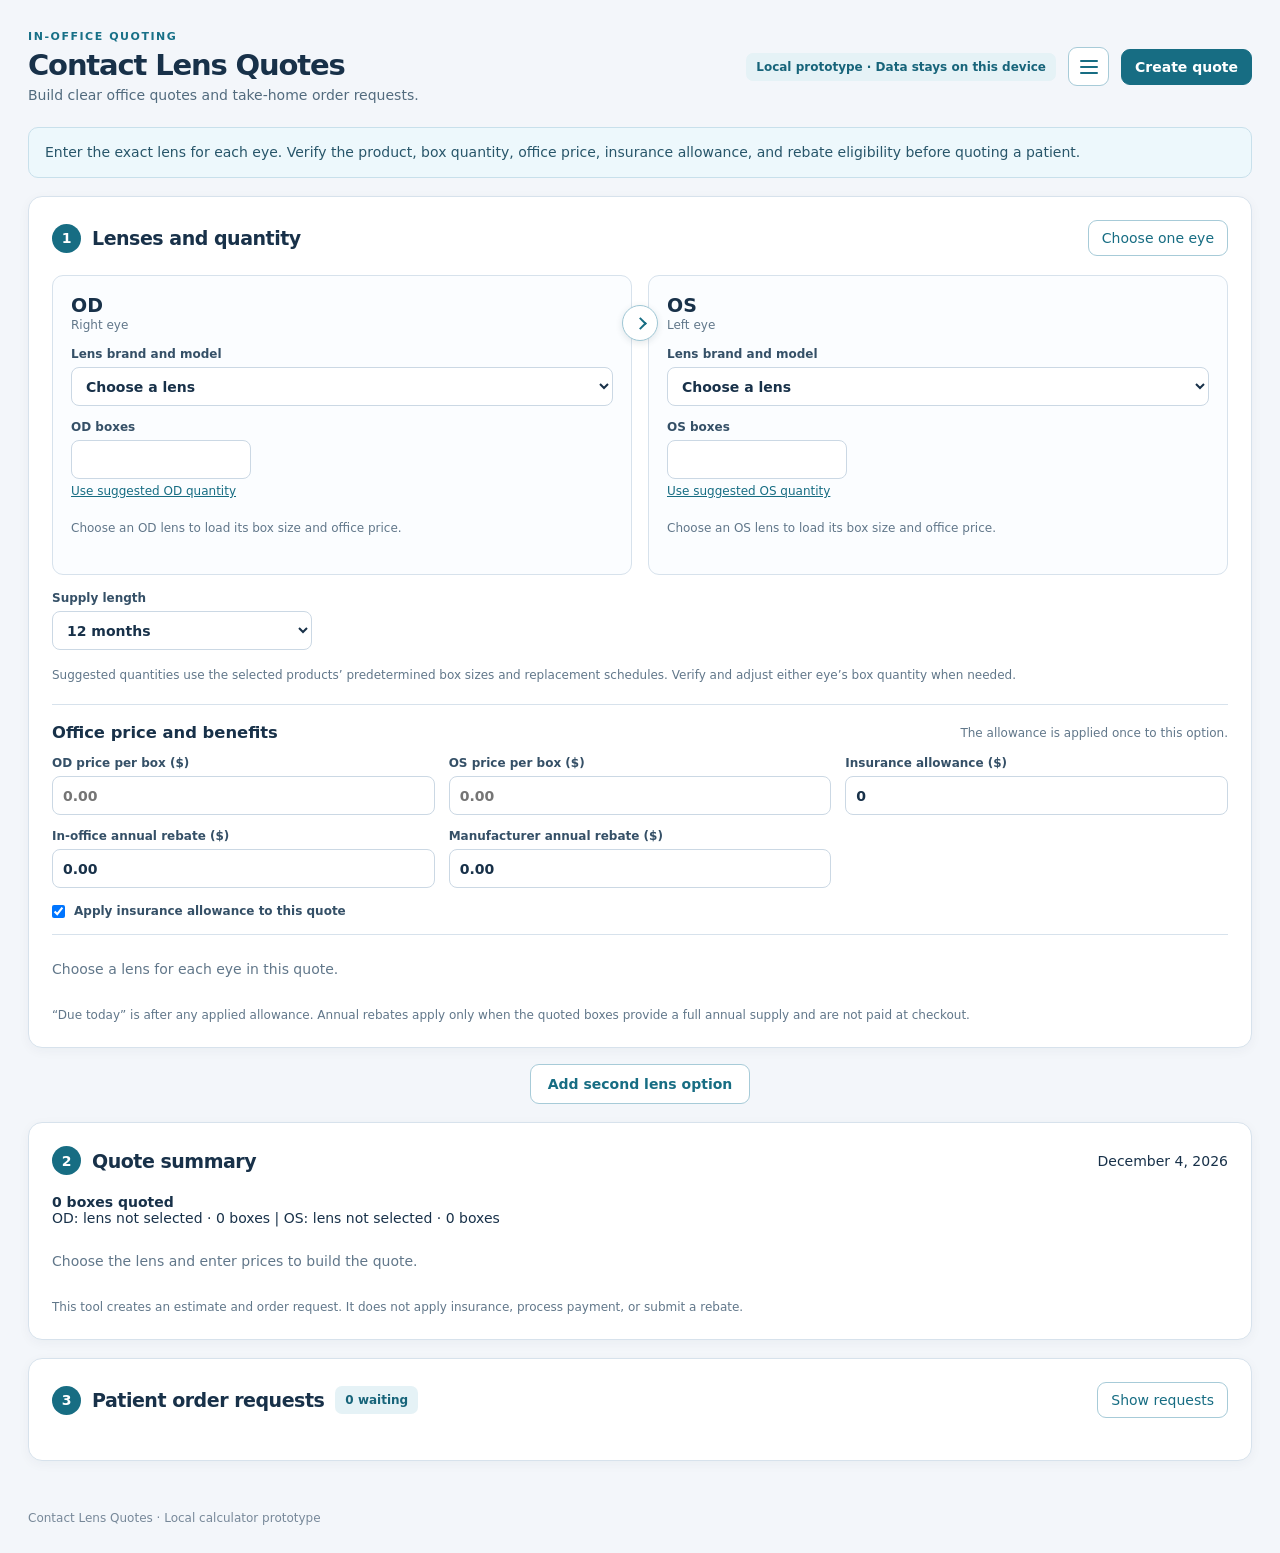
<file: index.html>
<!doctype html>
<html lang="en">
<head>
  <meta charset="utf-8">
  <meta name="viewport" content="width=device-width, initial-scale=1">
  <title>Contact Lens Quotes</title>
  <link rel="stylesheet" href="styles.css?v=20260927-2">
  <script src="quote-core.js?v=20260927-2" defer></script>
  <script src="catalog.js?v=20260926-3" defer></script>
  <script src="app.js?v=20260927-11" defer></script>
</head>
<body>
  <div class="shell">
    <header class="topbar">
      <div><div class="eyebrow">IN-OFFICE QUOTING</div><h1>Contact Lens Quotes</h1><p>Build clear office quotes and take-home order requests.</p></div>
      <div class="top-actions">
        <span class="status">Local prototype · Data stays on this device</span>
        <div class="header-menu">
          <button id="settings-menu-button" type="button" class="secondary icon-menu-button" aria-label="Menu" title="Menu" aria-expanded="false" aria-controls="settings-menu"><span class="hamburger" aria-hidden="true"><span></span><span></span><span></span></span></button>
          <div id="settings-menu" class="header-menu-panel" hidden>
            <a class="menu-item" href="rebates.html">Manage rebates</a>
          </div>
        </div>
        <div class="quote-actions">
          <button id="create-quote" type="button" class="menu-button" aria-expanded="false" aria-controls="quote-delivery">Create quote</button>
          <div id="quote-delivery" class="quote-delivery" hidden>
            <button id="patient-order" type="button">Open take-home quote</button>
            <button id="email" type="button">Email quote</button>
            <button id="print" type="button">Print quote</button>
          </div>
        </div>
      </div>
    </header>
    <main>
      <div class="intro">Enter the exact lens for each eye. Verify the product, box quantity, office price, insurance allowance, and rebate eligibility before quoting a patient.</div>

      <section class="panel" aria-labelledby="lens-heading">
        <div class="section-head"><div><span class="step">1</span><h2 id="lens-heading">Lenses and quantity</h2></div><div class="section-tools"><button id="show-eye-choice" type="button" class="secondary">Choose one eye</button></div></div>
        <div id="eye-choice" class="eye-choice" hidden><label>Eyes in this quote<select id="eye-mode"><option value="both">Both eyes</option><option value="od">OD only</option><option value="os">OS only</option></select></label></div>
        <div class="eye-grid">
          <article class="eye-card" data-eye-card="od">
            <div class="eye-head"><div><h3>OD</h3><span>Right eye</span></div></div>
            <label>Lens brand and model<select id="product-od"><option value="">Choose a lens</option></select></label>
            <label class="box-field">OD boxes<input id="boxes-od" type="number" min="0" max="100" step="1"></label>
            <button class="text-button" type="button" data-reset-boxes="od">Use suggested OD quantity</button>
            <p class="fine price-source" id="price-source-od">Choose an OD lens to load its box size and office price.</p>
          </article>
          <button id="copy-od" type="button" class="copy-eye" aria-label="Copy OD to OS" title="Copy OD to OS"><span aria-hidden="true">›</span></button>
          <article class="eye-card" data-eye-card="os">
            <div class="eye-head"><div><h3>OS</h3><span>Left eye</span></div></div>
            <label>Lens brand and model<select id="product-os"><option value="">Choose a lens</option></select></label>
            <label class="box-field">OS boxes<input id="boxes-os" type="number" min="0" max="100" step="1"></label>
            <button class="text-button" type="button" data-reset-boxes="os">Use suggested OS quantity</button>
            <p class="fine price-source" id="price-source-os">Choose an OS lens to load its box size and office price.</p>
          </article>
        </div>
        <div class="supply-choice"><label>Supply length<select id="supply-months"><option value="6">6 months</option><option value="12" selected>12 months</option></select></label></div>
        <p class="fine">Suggested quantities use the selected products’ predetermined box sizes and replacement schedules. Verify and adjust either eye’s box quantity when needed.</p>
        <div class="alternative-prices primary-prices" aria-labelledby="office-heading">
          <div class="embedded-heading"><h3 id="office-heading">Office price and benefits</h3><span class="hint">The allowance is applied once to this option.</span></div>
          <div class="fields fields-three">
            <label>OD price per box ($)<input id="office-price-od" type="number" min="0" step="0.01" inputmode="decimal" placeholder="0.00"></label>
            <label>OS price per box ($)<input id="office-price-os" type="number" min="0" step="0.01" inputmode="decimal" placeholder="0.00"></label>
            <label>Insurance allowance ($)<input id="allowance" type="number" min="0" step="0.01" inputmode="decimal" value="0"></label>
            <label>In-office annual rebate ($)<input id="rebate" type="number" min="0" step="0.01" inputmode="decimal" value="0" readonly></label>
            <label>Manufacturer annual rebate ($)<input id="manufacturer-rebate" type="number" min="0" step="0.01" inputmode="decimal" value="0" readonly></label>
          </div>
          <label class="toggle"><input id="apply-allowance" type="checkbox" checked> Apply insurance allowance to this quote</label>
          <div class="totals" id="office-total" aria-live="polite"></div>
          <p class="fine">“Due today” is after any applied allowance. Annual rebates apply only when the quoted boxes provide a full annual supply and are not paid at checkout.</p>
        </div>
      </section>

      <div class="option-actions"><button id="add-alternative" type="button" class="secondary">Add second lens option</button></div>

      <section class="panel alternative-panel" id="alternative-quote" aria-labelledby="alternative-heading" hidden>
        <div class="section-head"><div><span class="step">1B</span><h2 id="alternative-heading">Second lens option</h2><span class="pill">Alternative quote</span></div><div class="section-tools"><button id="copy-option-a" type="button" class="secondary">Copy Option A lenses</button><button id="alt-show-eye-choice" type="button" class="secondary">Choose one eye</button><button id="remove-alternative" type="button">Hide second option</button></div></div>
        <p class="alternative-intro">Use this for a different lens type, such as comparing daily lenses with monthly lenses. This option is calculated separately and does not add to Option A.</p>
        <div id="alt-eye-choice" class="eye-choice" hidden><label>Eyes in this option<select id="alt-eye-mode"><option value="both">Both eyes</option><option value="od">OD only</option><option value="os">OS only</option></select></label></div>
        <div class="eye-grid">
          <article class="eye-card" data-alt-eye-card="od">
            <div class="eye-head"><div><h3>OD</h3><span>Right eye</span></div></div>
            <label>Lens brand and model<select id="alt-product-od"><option value="">Choose a lens</option></select></label>
            <label class="box-field">OD boxes<input id="alt-boxes-od" type="number" min="0" max="100" step="1"></label>
            <button class="text-button" type="button" data-alt-reset-boxes="od">Use suggested OD quantity</button>
            <p class="fine price-source" id="alt-price-source-od">Choose an OD lens to load its box size and office price.</p>
          </article>
          <button id="alt-copy-od" type="button" class="copy-eye" aria-label="Copy OD to OS" title="Copy OD to OS"><span aria-hidden="true">›</span></button>
          <article class="eye-card" data-alt-eye-card="os">
            <div class="eye-head"><div><h3>OS</h3><span>Left eye</span></div></div>
            <label>Lens brand and model<select id="alt-product-os"><option value="">Choose a lens</option></select></label>
            <label class="box-field">OS boxes<input id="alt-boxes-os" type="number" min="0" max="100" step="1"></label>
            <button class="text-button" type="button" data-alt-reset-boxes="os">Use suggested OS quantity</button>
            <p class="fine price-source" id="alt-price-source-os">Choose an OS lens to load its box size and office price.</p>
          </article>
        </div>
        <div class="supply-choice"><label>Supply length<select id="alt-supply-months"><option value="6">6 months</option><option value="12" selected>12 months</option></select></label></div>
        <div class="alternative-prices">
          <h3>Office price and benefits</h3>
          <div class="fields fields-three">
            <label>OD price per box ($)<input id="alt-office-price-od" type="number" min="0" step="0.01" inputmode="decimal" placeholder="0.00"></label>
            <label>OS price per box ($)<input id="alt-office-price-os" type="number" min="0" step="0.01" inputmode="decimal" placeholder="0.00"></label>
            <label>In-office annual rebate ($)<input id="alt-rebate" type="number" value="0" readonly></label>
            <label>Manufacturer annual rebate ($)<input id="alt-manufacturer-rebate" type="number" value="0" readonly></label>
          </div>
          <p class="fine">Uses the insurance allowance entered in Option A when that allowance is enabled. Benefits are applied independently to each alternative.</p>
          <div class="totals" id="alt-office-total" aria-live="polite"></div>
        </div>
      </section>

      <section class="panel quote-summary" aria-labelledby="summary-heading">
        <div class="section-head"><div><span class="step">2</span><h2 id="summary-heading">Quote summary</h2></div><span id="quote-date"></span></div>
        <div id="summary"></div>
        <p class="fine">This tool creates an estimate and order request. It does not apply insurance, process payment, or submit a rebate.</p>
      </section>

      <section class="panel request-inbox" aria-labelledby="request-inbox-heading">
        <div class="section-head"><div><span class="step">3</span><h2 id="request-inbox-heading">Patient order requests</h2><span id="request-count" class="pill">0 waiting</span></div><button id="toggle-request-inbox" type="button" class="secondary" aria-expanded="false" aria-controls="request-inbox-content">Show requests</button></div>
        <div id="request-inbox-content" hidden>
          <p class="hint">Requests submitted through the take-home page appear here for staff verification. In this prototype, they are stored only in this browser.</p>
          <div id="request-list" class="request-list"></div>
        </div>
      </section>
    </main>
    <footer>Contact Lens Quotes · Local calculator prototype</footer>
  </div>
</body>
</html>
</file>
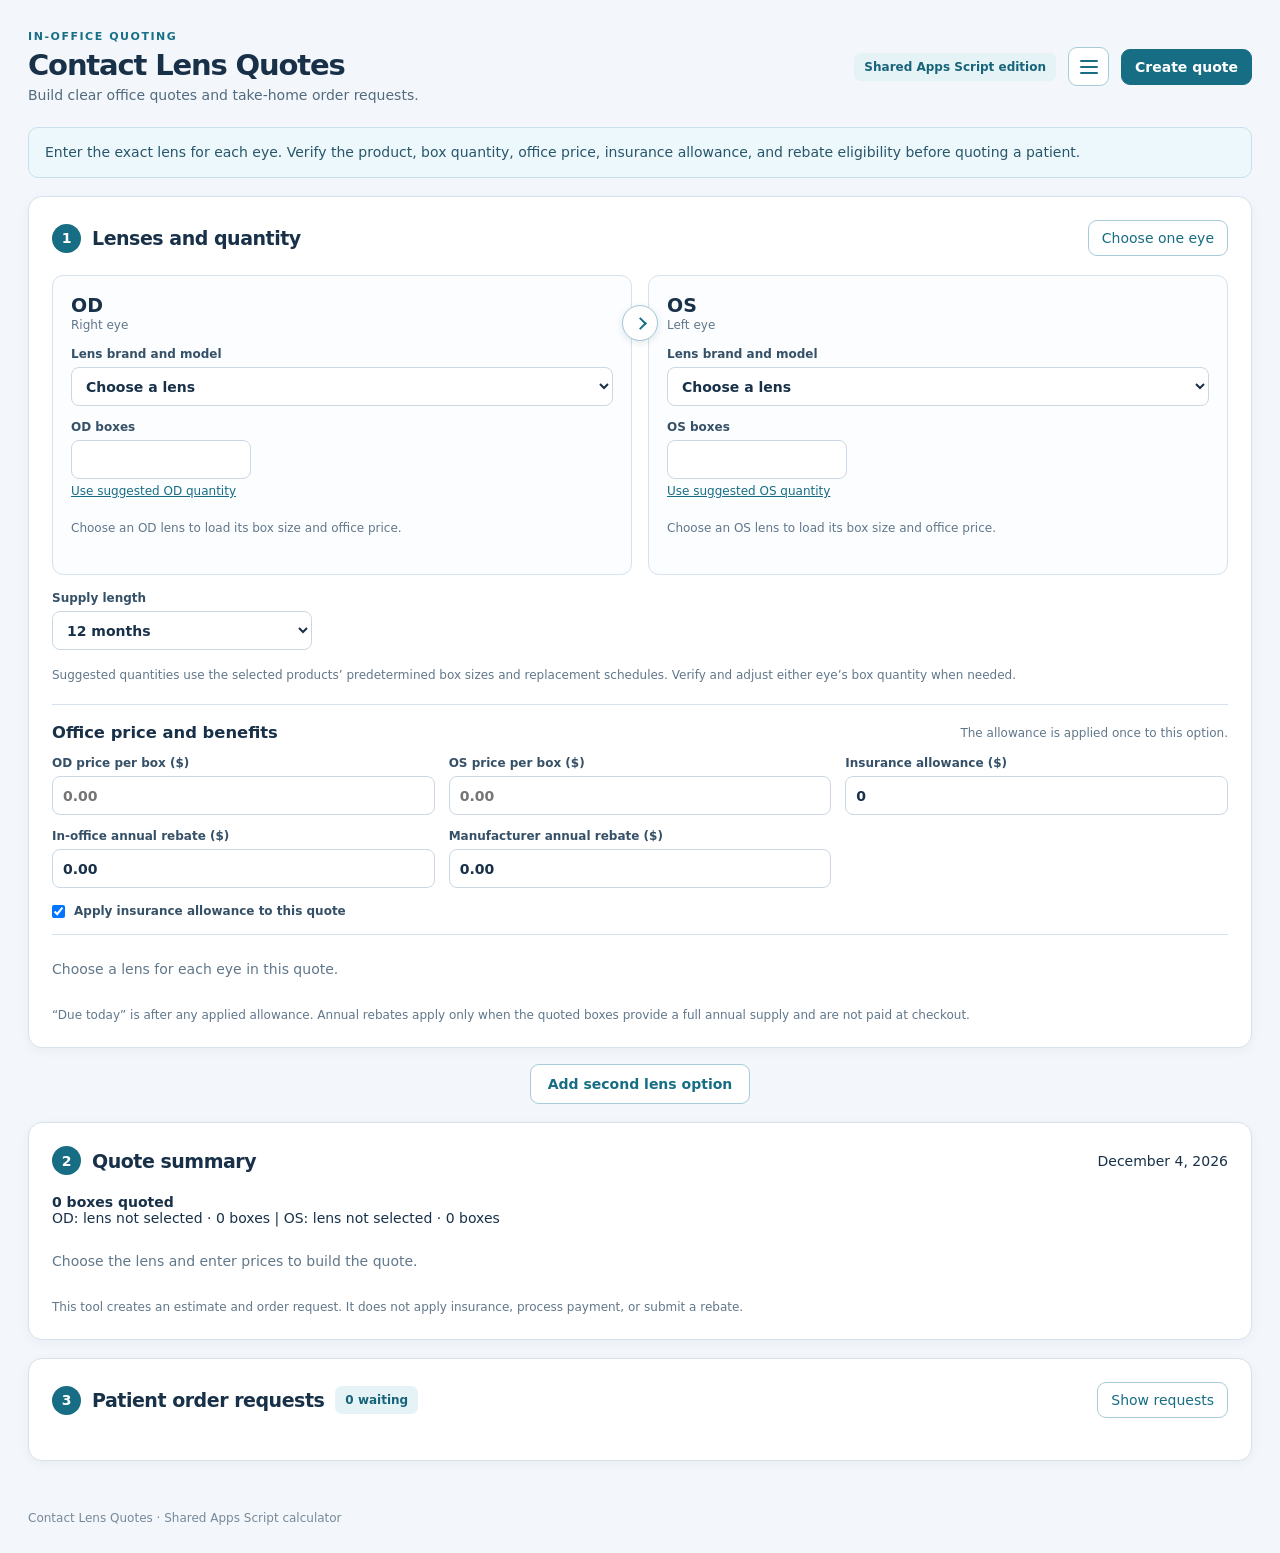
<file: google-apps-script/Index.html>
<!doctype html>
<html lang="en">
<head>
  <meta charset="utf-8">
  <meta name="viewport" content="width=device-width, initial-scale=1">
  <title>Contact Lens Quotes</title>



<style>
:root{font-family:Inter,ui-sans-serif,system-ui,-apple-system,BlinkMacSystemFont,"Segoe UI",sans-serif;color:#183149;background:#f3f6fa;font-size:14px}
*{box-sizing:border-box}body{margin:0}button,input,select{font:inherit}button,.button-link{cursor:pointer;border:1px solid #cbd8e4;border-radius:9px;padding:9px 13px;background:#fff;color:#183149}.button-link{display:inline-block;text-decoration:none}button:hover,.button-link:hover{background:#edf6fa}button:focus-visible,input:focus-visible,select:focus-visible,.button-link:focus-visible{outline:3px solid #91c8df;outline-offset:2px}
.shell{max-width:1320px;margin:auto}.topbar{display:flex;justify-content:space-between;gap:24px;align-items:center;padding:30px 28px 24px}.topbar h1{margin:5px 0;font-size:29px;letter-spacing:-.04em}.topbar p{margin:0;color:#526b7e}.eyebrow{color:#187087;font-weight:750;letter-spacing:.14em;font-size:11px}.top-actions{display:flex;gap:12px;align-items:center;flex-wrap:wrap}.status,.pill{padding:7px 10px;border-radius:7px;background:#e5f2f6;color:#17647a;font-size:12px;font-weight:650}.quote-actions,.header-menu{position:relative}.menu-button{display:inline-flex;align-items:center;gap:8px}.menu-chevron{font-size:17px;line-height:.8;transition:transform .15s ease}.menu-button[aria-expanded="true"] .menu-chevron{transform:rotate(180deg)}.icon-menu-button{width:41px;height:39px;padding:0;display:grid;place-items:center}.hamburger{display:grid;gap:4px;width:18px}.hamburger span{display:block;height:2px;border-radius:2px;background:currentColor}#create-quote{background:#176d83;color:white;border-color:#176d83;font-weight:700}.quote-delivery,.header-menu-panel{position:absolute;right:0;top:calc(100% + 8px);z-index:10;width:220px;padding:8px;border:1px solid #cbd8e4;border-radius:11px;background:#fff;box-shadow:0 8px 24px #19364c26}.quote-delivery button,.menu-item{display:block;width:100%;text-align:left;border:0;background:transparent;padding:9px 13px;border-radius:7px;color:#183149;text-decoration:none}.quote-delivery button:hover,.menu-item:hover{background:#edf6fa}main{padding:0 28px 32px}.intro,.retailer-notice{border:1px solid #c8e0eb;background:#edf8fc;color:#28566a;padding:14px 16px;border-radius:10px;line-height:1.5;margin-bottom:18px}.panel{background:white;border:1px solid #d7e2ec;border-radius:14px;box-shadow:0 3px 12px #19364c0b;padding:23px;margin-bottom:18px}.section-head{display:flex;justify-content:space-between;align-items:center;gap:14px;margin-bottom:19px}.section-head>div{display:flex;align-items:center;gap:11px}.section-head h2{font-size:19px;letter-spacing:-.025em;margin:0}.step{display:grid;place-items:center;width:29px;height:29px;border-radius:50%;background:#176d83;color:white;font-weight:750}.hint,.fine,.field-help{color:#61778a;font-size:12px;line-height:1.5}.fine{margin:16px 0 0}.fields{display:grid;gap:14px}.fields-four{grid-template-columns:repeat(4,minmax(0,1fr))}label{display:block;color:#355067;font-size:12px;font-weight:650}label input,label select{display:block;width:100%;height:39px;margin-top:6px;padding:8px 10px;border:1px solid #cbd8e4;border-radius:8px;background:white;color:#183149;font-size:14px}.field-help{display:block;margin-top:3px}.supply-grid{display:grid;grid-template-columns:repeat(2,minmax(0,1fr));gap:16px;margin-top:18px}.supply{border:1px solid #d7e2ec;border-radius:11px;padding:18px;background:#fbfdff}.supply-top{display:flex;justify-content:space-between;align-items:center;gap:10px}.supply h3{margin:0 0 15px;font-size:17px}.text-button{background:transparent;border:0;padding:5px 0;color:#176d83;font-size:12px;text-decoration:underline}.totals{border-top:1px solid #d7e2ec;margin-top:16px;padding-top:13px}.totals .total-line,.retailer-results .total-line{display:flex;justify-content:space-between;gap:10px;margin:7px 0;color:#526b7e}.totals .total-line strong,.retailer-results .total-line strong{color:#183149}.totals .emphasis{font-size:17px;border-top:1px solid #d7e2ec;padding-top:12px;margin-top:12px;color:#183149;font-weight:750}.totals .effective{color:#176d83;font-size:16px;font-weight:750}.retailer-notice{margin-bottom:17px}.retailer-card{border:1px solid #d7e2ec;border-radius:10px;padding:17px;margin-bottom:12px}.retailer-head{display:flex;justify-content:space-between;gap:15px;align-items:flex-start}.retailer-head h3{margin:0 0 6px}.retailer-head .actions{display:flex;align-items:center;gap:8px;flex-wrap:wrap}.retailer-head .actions a{color:#176d83}.retailer-name{max-width:320px}.retailer-card .fields-four{margin-top:13px}.retailer-options{display:flex;gap:14px;align-items:center;flex-wrap:wrap;margin:15px 0}.retailer-options label{display:flex;gap:8px;align-items:center;font-weight:500}.retailer-options input{width:auto;height:auto;margin:0}.retailer-quantities{display:grid;grid-template-columns:repeat(2,minmax(0,1fr));gap:14px}.retailer-quantity{padding:13px;border-radius:9px;background:#f6f9fb}.retailer-quantity h4{margin:0 0 11px}.retailer-quantity .fields{grid-template-columns:repeat(2,minmax(0,1fr))}.retailer-results{margin-top:10px}.retailer-meta{font-size:12px;color:#61778a}.secondary{color:#176d83;border-color:#a7cbd8}.summary-table{width:100%;border-collapse:collapse;text-align:right}.summary-table th,.summary-table td{padding:11px 8px;border-bottom:1px solid #e0e8ee}.summary-table th:first-child,.summary-table td:first-child{text-align:left}.summary-table th{color:#526b7e;font-size:12px}.summary-table td strong{color:#176d83}.summary-table .unverified{color:#a26723}.empty{color:#61778a;padding:13px 0}footer{padding:0 28px 28px;color:#789;font-size:12px}
.fields-three{grid-template-columns:repeat(3,minmax(0,1fr))}.fields-two{grid-template-columns:repeat(2,minmax(0,1fr))}.section-tools{display:flex;align-items:center;gap:12px;flex-wrap:wrap}.supply-choice,.eye-choice{max-width:260px;margin-bottom:16px}.eye-grid,.retailer-eyes{display:grid;grid-template-columns:repeat(2,minmax(0,1fr));gap:16px}.eye-grid{position:relative}.eye-card{border:1px solid #d7e2ec;border-radius:11px;padding:18px;background:#fbfdff}.copy-eye{position:absolute;z-index:2;left:50%;top:30px;width:36px;height:36px;padding:0;display:grid;place-items:center;transform:translateX(-50%);border-radius:50%;border:1px solid #9fc7d5;background:#fff;color:#176d83;box-shadow:0 2px 7px #19364c1f}.copy-eye span{display:block;width:9px;height:9px;font-size:0;border-top:2px solid currentColor;border-right:2px solid currentColor;transform:rotate(45deg)}.copy-eye:hover{background:#e5f2f6}.eye-head{display:flex;justify-content:space-between;align-items:center;gap:12px;margin-bottom:15px}.eye-head h3{margin:0;font-size:19px}.eye-head span{display:block;color:#61778a;font-size:12px;margin-top:2px}.box-field{max-width:180px;margin-top:14px}.price-source{min-height:37px}.toggle{display:flex;align-items:center;gap:9px;margin-top:16px;font-weight:600}.toggle input{width:auto;height:auto;margin:0}.retailer-eyes{margin-top:15px}.retailer-eye{padding:14px;border-radius:9px;background:#f6f9fb}.retailer-eye h4{margin:0 0 11px}.retailer-adjustments{margin-top:14px}
.supply-choice{margin:16px 0 0}.rebate-manage{margin-top:16px}.rebate-rules{margin-top:12px;padding:16px;border:1px solid #d7e2ec;border-radius:10px;background:#f8fbfd}.rebate-rules>.fields{margin:13px 0}.rebate-rule-list{margin-top:14px}.rebate-rule{display:flex;justify-content:space-between;align-items:center;gap:16px;padding:10px 0;border-top:1px solid #d7e2ec}.rebate-rule small{color:#61778a}
.option-actions{display:flex;justify-content:center;margin:-2px 0 18px}.option-actions button{font-weight:700;padding:11px 17px}.alternative-panel{border-color:#9fc7d5;box-shadow:0 4px 18px #176d8314}.alternative-panel .step{width:34px}.alternative-intro{margin:-4px 0 18px;color:#526b7e}.alternative-prices{border-top:1px solid #d7e2ec;margin-top:20px;padding-top:18px}.alternative-prices h3{margin:0 0 14px}.alternative-panel[hidden],.option-actions[hidden]{display:none!important}
.embedded-heading{display:flex;justify-content:space-between;align-items:center;gap:14px;margin-bottom:14px}.embedded-heading h3{margin:0}.primary-prices{margin-top:20px}
.comparison-hint{margin:0 0 12px}
.request-list{display:grid;gap:10px;margin-top:14px}.request-card{display:grid;grid-template-columns:1fr auto;gap:18px;padding:14px;border:1px solid #d7e2ec;border-radius:10px;background:#fbfdff}.request-card>div{display:flex;flex-direction:column;gap:5px}.request-card>div:last-child{align-items:flex-end}.request-card span{color:#61778a;font-size:12px}.request-status{display:inline-block;padding:5px 8px;border-radius:6px;background:#fff4da;color:#8a5a00!important;font-weight:700}.request-status.complete{background:#dff4ec;color:#13795b!important}
@media(max-width:900px){.fields-four,.fields-three{grid-template-columns:repeat(2,minmax(0,1fr))}.retailer-head{display:block}.retailer-head .actions{margin-top:10px}}
@media(max-width:620px){.topbar{display:block;padding:23px 16px}.top-actions{margin-top:16px}main{padding:0 12px 20px}.panel{padding:16px}.section-head{display:block}.section-tools{justify-content:space-between;margin-top:10px}.hint{display:block}.fields-four,.fields-three,.fields-two,.supply-grid,.retailer-quantities,.eye-grid,.retailer-eyes{grid-template-columns:1fr}.copy-eye{top:50%;transform:translate(-50%,-50%) rotate(90deg)}.summary-table{font-size:12px}.request-card{grid-template-columns:1fr}.request-card>div:last-child{align-items:flex-start}}
@media print{body{background:white}.shell{max-width:none}.topbar,main{padding:0}.top-actions,.intro,.retailer-notice,.secondary,.retailer-head .actions,.text-button,.option-actions,#remove-alternative,.copy-eye,.request-inbox,footer{display:none!important}.panel{border:0;box-shadow:none;break-inside:avoid;padding:12px 0}.retailer-card{break-inside:avoid}.fields,.retailer-options,.retailer-quantities{display:none}.section-head{margin-bottom:8px}.quote-summary{page-break-before:always}}

</style>
</head>
<body>
  <div class="shell">
    <header class="topbar">
      <div><div class="eyebrow">IN-OFFICE QUOTING</div><h1>Contact Lens Quotes</h1><p>Build clear office quotes and take-home order requests.</p></div>
      <div class="top-actions">
        <span class="status">Shared Apps Script edition</span>
        <div class="header-menu">
          <button id="settings-menu-button" type="button" class="secondary icon-menu-button" aria-label="Menu" title="Menu" aria-expanded="false" aria-controls="settings-menu"><span class="hamburger" aria-hidden="true"><span></span><span></span><span></span></span></button>
          <div id="settings-menu" class="header-menu-panel" hidden>
            <a class="menu-item" href="<?!= appUrl ?>?page=rebates">Manage rebates</a>
          </div>
        </div>
        <div class="quote-actions">
          <button id="create-quote" type="button" class="menu-button" aria-expanded="false" aria-controls="quote-delivery">Create quote</button>
          <div id="quote-delivery" class="quote-delivery" hidden>
            <button id="patient-order" type="button">Open take-home quote</button>
            <button id="email" type="button">Email quote</button>
            <button id="print" type="button">Print quote</button>
          </div>
        </div>
      </div>
    </header>
    <main>
      <div class="intro">Enter the exact lens for each eye. Verify the product, box quantity, office price, insurance allowance, and rebate eligibility before quoting a patient.</div>

      <section class="panel" aria-labelledby="lens-heading">
        <div class="section-head"><div><span class="step">1</span><h2 id="lens-heading">Lenses and quantity</h2></div><div class="section-tools"><button id="show-eye-choice" type="button" class="secondary">Choose one eye</button></div></div>
        <div id="eye-choice" class="eye-choice" hidden><label>Eyes in this quote<select id="eye-mode"><option value="both">Both eyes</option><option value="od">OD only</option><option value="os">OS only</option></select></label></div>
        <div class="eye-grid">
          <article class="eye-card" data-eye-card="od">
            <div class="eye-head"><div><h3>OD</h3><span>Right eye</span></div></div>
            <label>Lens brand and model<select id="product-od"><option value="">Choose a lens</option></select></label>
            <label class="box-field">OD boxes<input id="boxes-od" type="number" min="0" max="100" step="1"></label>
            <button class="text-button" type="button" data-reset-boxes="od">Use suggested OD quantity</button>
            <p class="fine price-source" id="price-source-od">Choose an OD lens to load its box size and office price.</p>
          </article>
          <button id="copy-od" type="button" class="copy-eye" aria-label="Copy OD to OS" title="Copy OD to OS"><span aria-hidden="true">›</span></button>
          <article class="eye-card" data-eye-card="os">
            <div class="eye-head"><div><h3>OS</h3><span>Left eye</span></div></div>
            <label>Lens brand and model<select id="product-os"><option value="">Choose a lens</option></select></label>
            <label class="box-field">OS boxes<input id="boxes-os" type="number" min="0" max="100" step="1"></label>
            <button class="text-button" type="button" data-reset-boxes="os">Use suggested OS quantity</button>
            <p class="fine price-source" id="price-source-os">Choose an OS lens to load its box size and office price.</p>
          </article>
        </div>
        <div class="supply-choice"><label>Supply length<select id="supply-months"><option value="6">6 months</option><option value="12" selected>12 months</option></select></label></div>
        <p class="fine">Suggested quantities use the selected products’ predetermined box sizes and replacement schedules. Verify and adjust either eye’s box quantity when needed.</p>
        <div class="alternative-prices primary-prices" aria-labelledby="office-heading">
          <div class="embedded-heading"><h3 id="office-heading">Office price and benefits</h3><span class="hint">The allowance is applied once to this option.</span></div>
          <div class="fields fields-three">
            <label>OD price per box ($)<input id="office-price-od" type="number" min="0" step="0.01" inputmode="decimal" placeholder="0.00"></label>
            <label>OS price per box ($)<input id="office-price-os" type="number" min="0" step="0.01" inputmode="decimal" placeholder="0.00"></label>
            <label>Insurance allowance ($)<input id="allowance" type="number" min="0" step="0.01" inputmode="decimal" value="0"></label>
            <label>In-office annual rebate ($)<input id="rebate" type="number" min="0" step="0.01" inputmode="decimal" value="0" readonly></label>
            <label>Manufacturer annual rebate ($)<input id="manufacturer-rebate" type="number" min="0" step="0.01" inputmode="decimal" value="0" readonly></label>
          </div>
          <label class="toggle"><input id="apply-allowance" type="checkbox" checked> Apply insurance allowance to this quote</label>
          <div class="totals" id="office-total" aria-live="polite"></div>
          <p class="fine">“Due today” is after any applied allowance. Annual rebates apply only when the quoted boxes provide a full annual supply and are not paid at checkout.</p>
        </div>
      </section>

      <div class="option-actions"><button id="add-alternative" type="button" class="secondary">Add second lens option</button></div>

      <section class="panel alternative-panel" id="alternative-quote" aria-labelledby="alternative-heading" hidden>
        <div class="section-head"><div><span class="step">1B</span><h2 id="alternative-heading">Second lens option</h2><span class="pill">Alternative quote</span></div><div class="section-tools"><button id="copy-option-a" type="button" class="secondary">Copy Option A lenses</button><button id="alt-show-eye-choice" type="button" class="secondary">Choose one eye</button><button id="remove-alternative" type="button">Hide second option</button></div></div>
        <p class="alternative-intro">Use this for a different lens type, such as comparing daily lenses with monthly lenses. This option is calculated separately and does not add to Option A.</p>
        <div id="alt-eye-choice" class="eye-choice" hidden><label>Eyes in this option<select id="alt-eye-mode"><option value="both">Both eyes</option><option value="od">OD only</option><option value="os">OS only</option></select></label></div>
        <div class="eye-grid">
          <article class="eye-card" data-alt-eye-card="od">
            <div class="eye-head"><div><h3>OD</h3><span>Right eye</span></div></div>
            <label>Lens brand and model<select id="alt-product-od"><option value="">Choose a lens</option></select></label>
            <label class="box-field">OD boxes<input id="alt-boxes-od" type="number" min="0" max="100" step="1"></label>
            <button class="text-button" type="button" data-alt-reset-boxes="od">Use suggested OD quantity</button>
            <p class="fine price-source" id="alt-price-source-od">Choose an OD lens to load its box size and office price.</p>
          </article>
          <button id="alt-copy-od" type="button" class="copy-eye" aria-label="Copy OD to OS" title="Copy OD to OS"><span aria-hidden="true">›</span></button>
          <article class="eye-card" data-alt-eye-card="os">
            <div class="eye-head"><div><h3>OS</h3><span>Left eye</span></div></div>
            <label>Lens brand and model<select id="alt-product-os"><option value="">Choose a lens</option></select></label>
            <label class="box-field">OS boxes<input id="alt-boxes-os" type="number" min="0" max="100" step="1"></label>
            <button class="text-button" type="button" data-alt-reset-boxes="os">Use suggested OS quantity</button>
            <p class="fine price-source" id="alt-price-source-os">Choose an OS lens to load its box size and office price.</p>
          </article>
        </div>
        <div class="supply-choice"><label>Supply length<select id="alt-supply-months"><option value="6">6 months</option><option value="12" selected>12 months</option></select></label></div>
        <div class="alternative-prices">
          <h3>Office price and benefits</h3>
          <div class="fields fields-three">
            <label>OD price per box ($)<input id="alt-office-price-od" type="number" min="0" step="0.01" inputmode="decimal" placeholder="0.00"></label>
            <label>OS price per box ($)<input id="alt-office-price-os" type="number" min="0" step="0.01" inputmode="decimal" placeholder="0.00"></label>
            <label>In-office annual rebate ($)<input id="alt-rebate" type="number" value="0" readonly></label>
            <label>Manufacturer annual rebate ($)<input id="alt-manufacturer-rebate" type="number" value="0" readonly></label>
          </div>
          <p class="fine">Uses the insurance allowance entered in Option A when that allowance is enabled. Benefits are applied independently to each alternative.</p>
          <div class="totals" id="alt-office-total" aria-live="polite"></div>
        </div>
      </section>

      <section class="panel quote-summary" aria-labelledby="summary-heading">
        <div class="section-head"><div><span class="step">2</span><h2 id="summary-heading">Quote summary</h2></div><span id="quote-date"></span></div>
        <div id="summary"></div>
        <p class="fine">This tool creates an estimate and order request. It does not apply insurance, process payment, or submit a rebate.</p>
      </section>

      <section class="panel request-inbox" aria-labelledby="request-inbox-heading">
        <div class="section-head"><div><span class="step">3</span><h2 id="request-inbox-heading">Patient order requests</h2><span id="request-count" class="pill">0 waiting</span></div><button id="toggle-request-inbox" type="button" class="secondary" aria-expanded="false" aria-controls="request-inbox-content">Show requests</button></div>
        <div id="request-inbox-content" hidden>
          <p class="hint">Requests submitted through a take-home link appear here for staff verification. Patient contact details are stored in this Apps Script project.</p>
          <div id="request-list" class="request-list"></div>
        </div>
      </section>
    </main>
    <footer>Contact Lens Quotes · Shared Apps Script calculator</footer>
  </div>
<script>
window.GAS_MODE=true;window.CLQ_APP_URL=<?!= JSON.stringify(appUrl) ?>;
function clqStaffKey(){let key='';try{key=sessionStorage.getItem('clq-staff-key')||'';}catch{}if(!key){key=prompt('Enter the staff access key for shared quotes and order requests:')||'';try{if(key)sessionStorage.setItem('clq-staff-key',key);}catch{}}return key;}
function clqServerFailure(error){const message=error&&error.message?error.message:String(error||'The shared app could not complete that request.');alert(message);if(/access key/i.test(message)){try{sessionStorage.removeItem('clq-staff-key');}catch{}}}

</script>
<script>
(function(root,factory){
  const api=factory();
  if(typeof module==='object'&&module.exports)module.exports=api;
  else root.QuoteCore=api;
})(typeof globalThis!=='undefined'?globalThis:this,function(){
  const money=value=>Math.round((Number(value)||0)*100)/100;
  const nonnegative=value=>Math.max(0,money(value));
  const whole=value=>Math.max(0,Math.floor(Number(value)||0));

  function suggestedBoxes(months,lensesPerBox,replacementDays,eyes){
    const pack=whole(lensesPerBox),days=whole(replacementDays),eyeCount=whole(eyes);
    if(!pack||!days||!eyeCount)return 0;
    if(pack===24&&days===14)return eyeCount;
    if(pack===12&&days===14)return (whole(months)<=6?1:2)*eyeCount;
    if(pack===30&&days===1)return eyeCount;
    return Math.ceil((whole(months)*30/days)/pack)*eyeCount;
  }

  function fullAnnualBoxes(lensesPerBox,replacementDays,eyes){
    const pack=whole(lensesPerBox),days=whole(replacementDays),eyeCount=whole(eyes);
    if(!pack||!days||!eyeCount)return 0;
    if(pack===24&&days===14)return eyeCount;
    if(pack===12&&days===14)return 2*eyeCount;
    return Math.ceil((12*30/days)/pack)*eyeCount;
  }

  function supplyChoices(products){
    const items=Array.isArray(products)?products.filter(Boolean):[];
    if(!items.length)return [6,12];
    const choicesFor=item=>{
      const pack=whole(item.pack??item.lensesPerBox),days=whole(item.frequency??item.replacementDays);
      if(days===1&&pack===30)return [1,3];
      if(days===1&&pack===90)return [3,6,12];
      if(days===14&&pack===24)return [12];
      return [6,12];
    };
    return choicesFor(items[0]).filter(months=>items.slice(1).every(item=>choicesFor(item).includes(months)));
  }

  function officeQuote(input){
    const boxes=whole(input.boxes),price=nonnegative(input.pricePerBox),allowance=nonnegative(input.insuranceAllowance);
    const rebate=nonnegative(input.rebate),instantDiscount=nonnegative(input.instantDiscount),fees=nonnegative(input.fees);
    const gross=money(boxes*price),discountUsed=Math.min(gross,instantDiscount);
    const beforeAllowance=money(gross-discountUsed+fees),allowanceUsed=Math.min(beforeAllowance,allowance);
    const dueToday=money(beforeAllowance-allowanceUsed),rebateUsed=Math.min(dueToday,rebate);
    const effectiveTotal=money(dueToday-rebateUsed);
    return {boxes,gross,discountUsed,fees,allowanceUsed,dueToday,rebateUsed,effectiveTotal,effectivePerBox:boxes?money(effectiveTotal/boxes):0};
  }

  function officeQuoteLines(input){
    const lines=Array.isArray(input.lines)?input.lines:[];
    const boxes=lines.reduce((sum,line)=>sum+whole(line.boxes),0);
    const lenses=lines.reduce((sum,line)=>sum+whole(line.boxes)*whole(line.lensesPerBox),0);
    const gross=money(lines.reduce((sum,line)=>sum+whole(line.boxes)*nonnegative(line.pricePerBox),0));
    const months=whole(input.supplyMonths),allowance=nonnegative(input.insuranceAllowance),officeRebate=nonnegative(input.officeRebate??input.rebate),manufacturerRebate=nonnegative(input.manufacturerRebate);
    const instantDiscount=nonnegative(input.instantDiscount),fees=nonnegative(input.fees);
    const discountUsed=Math.min(gross,instantDiscount),beforeAllowance=money(gross-discountUsed+fees);
    const allowanceUsed=Math.min(beforeAllowance,allowance),dueToday=money(beforeAllowance-allowanceUsed);
    const officeRebateUsed=Math.min(dueToday,officeRebate),afterOfficeRebate=money(dueToday-officeRebateUsed);
    const manufacturerRebateUsed=Math.min(afterOfficeRebate,manufacturerRebate),rebateUsed=money(officeRebateUsed+manufacturerRebateUsed),effectiveTotal=money(dueToday-rebateUsed);
    return {boxes,lenses,months,gross,discountUsed,fees,allowanceUsed,dueToday,officeRebateUsed,manufacturerRebateUsed,rebateUsed,effectiveTotal,effectivePerBox:boxes?money(effectiveTotal/boxes):0,effectivePerLens:lenses?money(effectiveTotal/lenses):0,effectivePerMonth:months?money(effectiveTotal/months):0};
  }

  function retailerQuote(input){
    const boxes=whole(input.boxes),price=nonnegative(input.pricePerBox),shipping=nonnegative(input.shipping),fees=nonnegative(input.fees);
    const discount=nonnegative(input.discount),rebate=nonnegative(input.rebate);
    const gross=money(boxes*price),dueToday=money(Math.max(0,gross+shipping+fees-discount));
    const rebateUsed=Math.min(dueToday,rebate),effectiveTotal=money(dueToday-rebateUsed);
    return {boxes,gross,shipping,fees,discountUsed:Math.min(gross+shipping+fees,discount),dueToday,rebateUsed,effectiveTotal,effectivePerBox:boxes?money(effectiveTotal/boxes):0};
  }

  function retailerQuoteLines(input){
    const lines=Array.isArray(input.lines)?input.lines:[];
    const boxes=lines.reduce((sum,line)=>sum+whole(line.boxes),0);
    const gross=money(lines.reduce((sum,line)=>sum+whole(line.boxes)*nonnegative(line.pricePerBox),0));
    const shipping=nonnegative(input.shipping),fees=nonnegative(input.fees),discount=nonnegative(input.discount);
    const rebate=nonnegative(input.rebate);
    const dueToday=money(Math.max(0,gross+shipping+fees-discount));
    const rebateUsed=Math.min(dueToday,rebate),effectiveTotal=money(dueToday-rebateUsed);
    return {boxes,gross,shipping,fees,discountUsed:Math.min(gross+shipping+fees,discount),dueToday,rebateUsed,effectiveTotal,effectivePerBox:boxes?money(effectiveTotal/boxes):0};
  }

  return {suggestedBoxes,fullAnnualBoxes,supplyChoices,officeQuote,officeQuoteLines,retailerQuote,retailerQuoteLines};
});

</script>
<script>
(function(root){
  'use strict';
  // Patient-facing office prices transcribed from Dr. Desk Price Book > CL on 2026-09-26.
  // ABB costs are intentionally omitted from this patient quote tool.
  const catalog=[
    ['C356','Bausch + Lomb','Infuse','Infuse 90pk',90,1,142],
    ['C370','Bausch + Lomb','Infuse','Infuse for Astigmatism 90pk',90,1,166],
    ['C358','Bausch + Lomb','Infuse','Infuse Multifocal 90pk',90,1,183],
    ['C348','Bausch + Lomb','Biotrue','Biotrue ONEday 30pk',30,1,42],
    ['C349','Bausch + Lomb','Biotrue','Biotrue ONEday 90pk',90,1,95],
    ['C351','Bausch + Lomb','Biotrue','Biotrue ONEday for Astigmatism 30pk',30,1,58],
    ['C352','Bausch + Lomb','Biotrue','Biotrue ONEday for Astigmatism 90pk',90,1,128],
    ['C354','Bausch + Lomb','Biotrue','Biotrue ONEday for Presbyopia 30pk',30,1,34.60],
    ['C355','Bausch + Lomb','Biotrue','Biotrue ONEday for Presbyopia 90pk',90,1,121],
    ['C362','Bausch + Lomb','Ultra','Ultra 6pk',6,30,77],
    ['C366','Bausch + Lomb','Ultra','Ultra for Astigmatism 6pk',6,30,92],
    ['C368','Bausch + Lomb','Ultra','Ultra for Presbyopia 6pk',6,30,114],
    ['C364','Bausch + Lomb','Ultra','Ultra Multifocal for Astigmatism 6pk',6,30,182],
    ['C183','CooperVision','Biofinity','Biofinity Energys 6pk',6,30,74],
    ['C185','CooperVision','Biofinity','Biofinity Multifocal 6pk',6,30,122],
    ['C187','CooperVision','Biofinity','Biofinity Toric 6pk',6,30,90],
    ['C189','CooperVision','Biofinity','Biofinity XR 6pk',6,30,69],
    ['C191','CooperVision','Biofinity','Biofinity XR Toric 6pk',6,30,174],
    ['C318','CooperVision','Biofinity','Biofinity Toric Multifocal Distance 6pk',6,30,185],
    ['C319','CooperVision','Biofinity','Biofinity Toric Multifocal Near 6pk',6,30,185],
    ['C196','Johnson & Johnson','Acuvue Moist','1-Day Acuvue Moist 30pk',30,1,59],
    ['C197','Johnson & Johnson','Acuvue Moist','1-Day Acuvue Moist 90pk',90,1,110.50],
    ['C199','Johnson & Johnson','Acuvue Moist','1-Day Acuvue Moist for Astigmatism 30pk',30,1,75],
    ['C200','Johnson & Johnson','Acuvue Moist','1-Day Acuvue Moist for Astigmatism 90pk',90,1,168],
    ['C193','Johnson & Johnson','Acuvue Moist','1-Day Acuvue Moist Multifocal 30pk',30,1,97],
    ['C194','Johnson & Johnson','Acuvue Moist','1-Day Acuvue Moist Multifocal 90pk',90,1,179],
    ['P-AOMAX30','Johnson & Johnson','Acuvue Oasys MAX 1-Day','Acuvue Oasys MAX 1-Day 30pk',30,1,0],
    ['P-AOMAX90','Johnson & Johnson','Acuvue Oasys MAX 1-Day','Acuvue Oasys MAX 1-Day 90pk',90,1,0],
    ['P-AOMAXMF30','Johnson & Johnson','Acuvue Oasys MAX 1-Day','Acuvue Oasys MAX 1-Day Multifocal 30pk',30,1,0],
    ['P-AOMAXMF90','Johnson & Johnson','Acuvue Oasys MAX 1-Day','Acuvue Oasys MAX 1-Day Multifocal 90pk',90,1,0],
    ['P-AOMAXA30','Johnson & Johnson','Acuvue Oasys MAX 1-Day','Acuvue Oasys MAX 1-Day for Astigmatism 30pk',30,1,0],
    ['P-AOMAXMFA30','Johnson & Johnson','Acuvue Oasys MAX 1-Day','Acuvue Oasys MAX 1-Day Multifocal for Astigmatism 30pk',30,1,0],
    ['P-AO1D30','Johnson & Johnson','Acuvue Oasys 1-Day','Acuvue Oasys 1-Day with HydraLuxe 30pk',30,1,0],
    ['C210','Johnson & Johnson','Acuvue Oasys 1-Day','Acuvue Oasys 1-Day with HydraLuxe 90pk',90,1,143],
    ['C279','Johnson & Johnson','Acuvue Oasys 1-Day','Acuvue Oasys 1-Day with HydraLuxe for Astigmatism 30pk',30,1,65],
    ['C280','Johnson & Johnson','Acuvue Oasys 1-Day','Acuvue Oasys 1-Day with HydraLuxe for Astigmatism 90pk',90,1,160],
    ['C204','Johnson & Johnson','Acuvue Oasys 2-Week','Acuvue Oasys with HydraClear Plus 12pk',12,14,118],
    ['C205','Johnson & Johnson','Acuvue Oasys 2-Week','Acuvue Oasys with HydraClear Plus 24pk',24,14,185],
    ['C207','Johnson & Johnson','Acuvue Oasys 2-Week','Acuvue Oasys for Astigmatism 6pk',6,14,69],
    ['P-AO2WMF6','Johnson & Johnson','Acuvue Oasys 2-Week','Acuvue Oasys Multifocal 6pk',6,14,0],
    ['C214','Johnson & Johnson','Acuvue Vita','Acuvue Vita 12pk',12,30,153],
    ['C215','Johnson & Johnson','Acuvue Vita','Acuvue Vita 6pk',6,30,94],
    ['C201','Johnson & Johnson','Acuvue Vita','Acuvue Vita for Astigmatism 6pk',6,30,91],
    ['C293','Alcon','Precision1','Precision1 30pk',30,1,50],
    ['C294','Alcon','Precision1','Precision1 90pk',90,1,108],
    ['C311','Alcon','Precision1','Precision1 for Astigmatism 30pk',30,1,63],
    ['C298','Alcon','Precision1','Precision1 for Astigmatism 90pk',90,1,136],
    ['C241','Alcon','Air Optix plus HydraGlyde','Air Optix plus HydraGlyde 6pk',6,30,81],
    ['C235','Alcon','Air Optix plus HydraGlyde','Air Optix plus HydraGlyde for Astigmatism 6pk',6,30,101],
    ['C181','Alcon','Air Optix plus HydraGlyde','Air Optix plus HydraGlyde Multifocal 6pk',6,30,154],
    ['C292','Alcon','Air Optix Night & Day','Air Optix Night & Day Aqua 6pk',6,30,144],
    ['C243','Alcon','Air Optix Colors','Air Optix Colors 2pk',2,30,67],
    ['C244','Alcon','Air Optix Colors','Air Optix Colors 6pk',6,30,171]
  ].map(([id,manufacturer,family,name,pack,frequency,officePrice])=>Object.freeze({id,manufacturer,family,name,pack,frequency,officePrice}));
  const api=Object.freeze({catalog:Object.freeze(catalog),priceBookDate:'2026-09-26'});
  if(typeof module==='object'&&module.exports)module.exports=api;
  else root.LensCatalog=api;
})(typeof globalThis!=='undefined'?globalThis:this);

</script>
<script>
(()=>{
  'use strict';
  const core=window.QuoteCore,storeKey='contact-lens-quotes-v3';
  const $=id=>document.getElementById(id),eyes=['od','os'];
  const textFields=['supply-months','eye-mode','product-od','product-os','boxes-od','boxes-os','office-price-od','office-price-os','allowance'];
  const altTextFields=['alt-supply-months','alt-eye-mode','alt-product-od','alt-product-os','alt-boxes-od','alt-boxes-os','alt-office-price-od','alt-office-price-os'];
  const currency=value=>new Intl.NumberFormat('en-US',{style:'currency',currency:'USD'}).format(value||0);
  const esc=value=>String(value??'').replace(/[&<>"']/g,char=>({'&':'&amp;','<':'&lt;','>':'&gt;','"':'&quot;',"'":'&#39;'}[char]));
  const amount=id=>Math.max(0,Number($(id).value)||0);
  const catalog=window.LensCatalog.catalog,productById=new Map(catalog.map(item=>[item.id,item]));
  const productIdMigrations=Object.freeze({'P-AO2W12':'C204','P-AO2W24':'C205','P-AO2WA6':'C207','P-PR130':'C293','P-PR190':'C294','P-PR1A30':'C311','P-PR1A90':'C298','P-AOHG6':'C241','P-AOHGA6':'C235','P-AOHGMF6':'C181','P-AOND6':'C292','P-AOC6':'C244'});
  let rebateRules=[],officeRebates={daily:50,reusable:25},alternativeEnabled=false,serverOrderRequests=[];

  function activeEyes(){const mode=$('eye-mode').value;return mode==='both'?eyes:[mode];}
  function product(eye){return productById.get($(`product-${eye}`).value);}
  function altActiveEyes(){const mode=$('alt-eye-mode').value;return mode==='both'?eyes:[mode];}
  function altProduct(eye){return productById.get($(`alt-product-${eye}`).value);}
  function eyeName(eye){return eye==='od'?'OD':'OS';}
  function familyKey(item){return item?`${item.manufacturer}|${item.family}`:'';}
  function familyLabel(key){const [manufacturer,family]=key.split('|');return `${manufacturer} · ${family}`;}
  function todayKey(){const now=new Date(),offset=now.getTimezoneOffset()*60000;return new Date(now-offset).toISOString().slice(0,10);}

  function productOptions(select){
    for(const family of [...new Set(catalog.map(item=>item.family))]){
      const group=document.createElement('optgroup');group.label=family;
      for(const item of catalog.filter(entry=>entry.family===family)){
        const option=document.createElement('option');option.value=item.id;option.textContent=item.name;group.append(option);
      }
      select.append(group);
    }
  }

  function restore(){
    let saved;try{saved=JSON.parse(localStorage.getItem(storeKey)||'null');}catch{}
    if(saved?.fields)for(const id of textFields)if(saved.fields[id]!==undefined)$(id).value=id.startsWith('product-')?(productIdMigrations[saved.fields[id]]||saved.fields[id]):saved.fields[id];
    alternativeEnabled=Boolean(saved?.alternative?.enabled);
    if(saved?.alternative?.fields)for(const id of altTextFields)if(saved.alternative.fields[id]!==undefined)$(id).value=id.startsWith('alt-product-')?(productIdMigrations[saved.alternative.fields[id]]||saved.alternative.fields[id]):saved.alternative.fields[id];
    $('apply-allowance').checked=saved?.applyAllowance!==false;
    rebateRules=Array.isArray(saved?.rebateRules)?saved.rebateRules.filter(rule=>rule&&rule.key&&Number(rule.amount)>=0):[];
    const savedOfficeRebates=saved?.officeRebates||{};
    officeRebates={daily:Number.isFinite(Number(savedOfficeRebates.daily))&&Number(savedOfficeRebates.daily)>=0?Number(savedOfficeRebates.daily):50,reusable:Number.isFinite(Number(savedOfficeRebates.reusable))&&Number(savedOfficeRebates.reusable)>=0?Number(savedOfficeRebates.reusable):25};
    for(const eye of eyes)$(`boxes-${eye}`).dataset.manual=String(Boolean(saved?.manual?.[eye]));
    for(const eye of eyes)$(`alt-boxes-${eye}`).dataset.manual=String(Boolean(saved?.alternative?.manual?.[eye]));
  }

  function persist(){
    try{localStorage.setItem(storeKey,JSON.stringify({fields:Object.fromEntries(textFields.map(id=>[id,$(id).value])),applyAllowance:$('apply-allowance').checked,manual:Object.fromEntries(eyes.map(eye=>[eye,$(`boxes-${eye}`).dataset.manual==='true'])),alternative:{enabled:alternativeEnabled,fields:Object.fromEntries(altTextFields.map(id=>[id,$(id).value])),manual:Object.fromEntries(eyes.map(eye=>[eye,$(`alt-boxes-${eye}`).dataset.manual==='true']))},rebateRules,officeRebates}));}catch{}
  }

  function chooseProduct(eye){
    const item=product(eye);
    $(`office-price-${eye}`).value=item&&item.officePrice>0?item.officePrice.toFixed(2):'';
    $(`boxes-${eye}`).dataset.manual='false';render();
  }

  function chooseAltProduct(eye){
    const item=altProduct(eye);
    $(`alt-office-price-${eye}`).value=item&&item.officePrice>0?item.officePrice.toFixed(2):'';
    $(`alt-boxes-${eye}`).dataset.manual='false';render();
  }

  function recalcBoxes(){
    for(const eye of eyes){const item=product(eye),field=$(`boxes-${eye}`);if(field.dataset.manual!=='true')field.value=item?core.suggestedBoxes(amount('supply-months'),item.pack,item.frequency,1):'';}
  }

  function recalcAltBoxes(){
    if(!alternativeEnabled)return;
    for(const eye of eyes){const item=altProduct(eye),field=$(`alt-boxes-${eye}`);if(field.dataset.manual!=='true')field.value=item?core.suggestedBoxes(amount('alt-supply-months'),item.pack,item.frequency,1):'';}
  }

  function refreshSupplyOptions(){
    const selected=activeEyes().map(product),allSelected=selected.length>0&&selected.every(Boolean);
    const choices=allSelected?core.supplyChoices(selected):[6,12],select=$('supply-months'),previous=Number(select.value)||12;
    const next=choices.includes(previous)?previous:choices[choices.length-1];
    select.innerHTML=choices.map(months=>`<option value="${months}" ${months===next?'selected':''}>${months} month${months===1?'':'s'}</option>`).join('');
    if(next!==previous)for(const eye of eyes)$(`boxes-${eye}`).dataset.manual='false';
  }

  function refreshAltSupplyOptions(){
    if(!alternativeEnabled)return;
    const selected=altActiveEyes().map(altProduct),allSelected=selected.length>0&&selected.every(Boolean);
    const choices=allSelected?core.supplyChoices(selected):[6,12],select=$('alt-supply-months'),previous=Number(select.value)||12;
    const next=choices.includes(previous)?previous:choices[choices.length-1];
    select.innerHTML=choices.map(months=>`<option value="${months}" ${months===next?'selected':''}>${months} month${months===1?'':'s'}</option>`).join('');
    if(next!==previous)for(const eye of eyes)$(`alt-boxes-${eye}`).dataset.manual='false';
  }

  function quoteLines(priceSource){return activeEyes().map(eye=>({boxes:amount(`boxes-${eye}`),pricePerBox:priceSource(eye),lensesPerBox:product(eye)?.pack||0}));}
  function appliedAllowance(){return $('apply-allowance').checked?amount('allowance'):0;}
  function hasAnnualQuantity(eye,isAlt=false){const item=isAlt?altProduct(eye):product(eye),boxes=amount(`${isAlt?'alt-':''}boxes-${eye}`);return Boolean(item)&&boxes>=core.fullAnnualBoxes(item.pack,item.frequency,1);}
  function officeRebateAmount(){return activeEyes().reduce((sum,eye)=>sum+(hasAnnualQuantity(eye)?(product(eye).frequency===1?officeRebates.daily:officeRebates.reusable)/2:0),0);}
  function manufacturerRebateAmount(){
    return activeEyes().reduce((sum,eye)=>{const item=product(eye),rule=rebateRules.find(entry=>entry.key===familyKey(item));if(!hasAnnualQuantity(eye)||!rule||(rule.expires&&rule.expires<todayKey()))return sum;return sum+Math.max(0,Number(rule.amount)||0)/2;},0);
  }
  function refreshRebates(){$('rebate').value=officeRebateAmount().toFixed(2);$('manufacturer-rebate').value=manufacturerRebateAmount().toFixed(2);}
  function officeQuote(){return core.officeQuoteLines({lines:quoteLines(eye=>amount(`office-price-${eye}`)),supplyMonths:amount('supply-months'),insuranceAllowance:appliedAllowance(),instantDiscount:0,fees:0,officeRebate:officeRebateAmount(),manufacturerRebate:manufacturerRebateAmount()});}

  function altQuoteLines(priceSource){return altActiveEyes().map(eye=>({boxes:amount(`alt-boxes-${eye}`),pricePerBox:priceSource(eye),lensesPerBox:altProduct(eye)?.pack||0}));}
  function altOfficeRebateAmount(){return altActiveEyes().reduce((sum,eye)=>sum+(hasAnnualQuantity(eye,true)?(altProduct(eye).frequency===1?officeRebates.daily:officeRebates.reusable)/2:0),0);}
  function altManufacturerRebateAmount(){
    return altActiveEyes().reduce((sum,eye)=>{const item=altProduct(eye),rule=rebateRules.find(entry=>entry.key===familyKey(item));if(!hasAnnualQuantity(eye,true)||!rule||(rule.expires&&rule.expires<todayKey()))return sum;return sum+Math.max(0,Number(rule.amount)||0)/2;},0);
  }
  function altOfficeQuote(){return core.officeQuoteLines({lines:altQuoteLines(eye=>amount(`alt-office-price-${eye}`)),supplyMonths:amount('alt-supply-months'),insuranceAllowance:appliedAllowance(),instantDiscount:0,fees:0,officeRebate:altOfficeRebateAmount(),manufacturerRebate:altManufacturerRebateAmount()});}

  function lines(result){return `<div class="total-line"><span>${result.boxes} boxes · ${result.lenses} lenses · before benefits</span><strong>${currency(result.gross)}</strong></div><div class="total-line"><span>Allowance applied</span><strong>−${currency(result.allowanceUsed)}</strong></div><div class="total-line"><span>Due today</span><strong>${currency(result.dueToday)}</strong></div><div class="total-line"><span>In-office annual rebate</span><strong>−${currency(result.officeRebateUsed)}</strong></div><div class="total-line"><span>Manufacturer annual rebate</span><strong>−${currency(result.manufacturerRebateUsed)}</strong></div><div class="total-line emphasis"><span>Effective total</span><strong>${currency(result.effectiveTotal)}</strong></div><div class="total-line effective"><span>Effective per month</span><strong>${currency(result.effectivePerMonth)}</strong></div>`;}

  function renderEyes(){
    const active=new Set(activeEyes());
    for(const eye of eyes){
      document.querySelector(`[data-eye-card="${eye}"]`).hidden=!active.has(eye);
      const item=product(eye),source=$(`price-source-${eye}`);
      source.textContent=item?(item.officePrice>0?`${item.pack} lenses per box · predetermined ${item.frequency}-day replacement · Dr. Desk CL item ${item.id} · office price captured ${window.LensCatalog.priceBookDate}.${item.id==='C354'?' Verify the listed $34.60 price.':''}`:`${item.pack} lenses per box · predetermined ${item.frequency}-day replacement · office price not loaded; enter the current office price below.`):`Choose an ${eyeName(eye)} lens to load its box size and office price.`;
    }
  }

  function renderAlternative(){
    $('alternative-quote').hidden=!alternativeEnabled;
    $('add-alternative').parentElement.hidden=alternativeEnabled;
    if(!alternativeEnabled)return;
    const active=new Set(altActiveEyes());
    for(const eye of eyes){
      document.querySelector(`[data-alt-eye-card="${eye}"]`).hidden=!active.has(eye);
      const item=altProduct(eye),source=$(`alt-price-source-${eye}`);
      source.textContent=item?(item.officePrice>0?`${item.pack} lenses per box · predetermined ${item.frequency}-day replacement · Dr. Desk CL item ${item.id} · office price captured ${window.LensCatalog.priceBookDate}.`:`${item.pack} lenses per box · predetermined ${item.frequency}-day replacement · office price not loaded; enter the current office price below.`):`Choose an ${eyeName(eye)} lens to load its box size and office price.`;
    }
    $('alt-rebate').value=altOfficeRebateAmount().toFixed(2);
    $('alt-manufacturer-rebate').value=altManufacturerRebateAmount().toFixed(2);
    const ready=altActiveEyes().every(eye=>$(`alt-office-price-${eye}`).value!=='');
    $('alt-office-total').innerHTML=ready?lines(altOfficeQuote()):'<div class="empty">Choose a lens for each eye in this option.</div>';
  }

  function lensSummary(){return activeEyes().map(eye=>{const item=product(eye),boxes=amount(`boxes-${eye}`);return `${eyeName(eye)}: ${item?.name||'lens not selected'} · ${boxes} ${boxes===1?'box':'boxes'}`;}).join(' | ');}
  function altLensSummary(){return altActiveEyes().map(eye=>{const item=altProduct(eye),boxes=amount(`alt-boxes-${eye}`);return `${eyeName(eye)}: ${item?.name||'lens not selected'} · ${boxes} ${boxes===1?'box':'boxes'}`;}).join(' | ');}
  function quotedQuantityLabel(isAlt=false){const selectedEyes=isAlt?altActiveEyes():activeEyes(),prefix=isAlt?'alt-':'',boxes=selectedEyes.reduce((sum,eye)=>sum+amount(`${prefix}boxes-${eye}`),0);return `${boxes} box${boxes===1?'':'es'} quoted`;}
  function summaryRow(label,notes,result){return `<tr><td><strong>${esc(label)}</strong><br><span class="retailer-meta">${esc(notes)}</span></td><td>${currency(result.effectiveTotal)}<br><span class="retailer-meta">${currency(result.effectivePerMonth)} / month</span></td></tr>`;}

  function renderSummary(){
    const rows=[],officeReady=activeEyes().every(eye=>$(`office-price-${eye}`).value!=='');
    if(officeReady)rows.push(summaryRow(alternativeEnabled?'Your office — Option A':'Your office',`${officeQuote().boxes} boxes · ${$('apply-allowance').checked?'allowance enabled':'allowance not applied'}`,officeQuote()));
    const altReady=alternativeEnabled&&altActiveEyes().every(eye=>$(`alt-office-price-${eye}`).value!=='');
    if(altReady)rows.push(summaryRow('Your office — Option B',`${altOfficeQuote().boxes} boxes · ${$('apply-allowance').checked?'allowance enabled':'allowance not applied'} · separate alternative`,altOfficeQuote()));
    $('quote-date').textContent=new Date().toLocaleDateString('en-US',{year:'numeric',month:'long',day:'numeric'});
    const optionDetails=`<p><strong>${alternativeEnabled?'Option A · ':''}${quotedQuantityLabel()}</strong><br>${esc(lensSummary())}</p>`+(alternativeEnabled?`<p><strong>Option B · ${quotedQuantityLabel(true)}</strong><br>${esc(altLensSummary())}</p>`:'');
    $('summary').innerHTML=optionDetails+(rows.length?`<div class="table-scroll"><table class="summary-table"><thead><tr><th>Source</th><th>Selected quantity · effective total</th></tr></thead><tbody>${rows.join('')}</tbody></table></div>`:'<p class="empty">Choose the lens and enter prices to build the quote.</p>');
  }

  function orderRequests(){if(window.GAS_MODE)return serverOrderRequests;try{const requests=JSON.parse(localStorage.getItem('contact-lens-order-requests-v1')||'[]');return Array.isArray(requests)?requests:[];}catch{return [];}}
  function refreshServerOrderRequests(){if(!window.GAS_MODE)return;const key=clqStaffKey();if(!key)return;google.script.run.withSuccessHandler(requests=>{serverOrderRequests=Array.isArray(requests)?requests:[];renderOrderRequests();}).withFailureHandler(clqServerFailure).listOrderRequests(key);}
  function refreshServerSettings(){if(!window.GAS_MODE)return;const key=clqStaffKey();if(!key)return;google.script.run.withSuccessHandler(settings=>{rebateRules=Array.isArray(settings?.rebateRules)?settings.rebateRules:[];officeRebates=settings?.officeRebates||{daily:50,reusable:25};render();}).withFailureHandler(clqServerFailure).getSharedSettings(key);}
  function renderOrderRequests(){
    const requests=orderRequests().sort((a,b)=>String(b.submittedAt).localeCompare(String(a.submittedAt))),waiting=requests.filter(request=>request.status!=='Contacted').length;
    $('request-count').textContent=`${waiting} waiting`;
    $('request-list').innerHTML=requests.length?requests.map(request=>`<article class="request-card"><div><strong>${esc(request.patientName||'Patient')}</strong><span>${esc(request.optionLabel||'Selected option')} · Quote ${esc(request.quoteId||'')}</span><span>${request.submittedAt?`Submitted ${new Date(request.submittedAt).toLocaleString()}`:''}</span></div><div><span>${esc(request.contactMethod||'Contact')}: ${esc(request.contactMethod==='email'?request.email:request.phone)}</span><span class="request-status ${request.status==='Contacted'?'complete':''}">${esc(request.status||'Awaiting office review')}</span>${request.status==='Contacted'?'':`<button type="button" data-mark-contacted="${esc(request.requestId)}">Mark contacted</button>`}</div></article>`).join(''):'<p class="empty">No patient requests have been submitted yet.</p>';
  }

  function emailQuote(){
    const office=officeQuote(),linesText=[`Contact Lens Quote`,quotedQuantityLabel(),lensSummary(),'',`Office due today: ${currency(office.dueToday)}`,`In-office annual rebate: ${currency(office.officeRebateUsed)}`,`Manufacturer annual rebate: ${currency(office.manufacturerRebateUsed)}`,`Office effective total: ${currency(office.effectiveTotal)}`,`Office effective per month: ${currency(office.effectivePerMonth)}`];
    if(alternativeEnabled){const alt=altOfficeQuote();linesText.push('','OPTION B',quotedQuantityLabel(true),altLensSummary(),`Office due today: ${currency(alt.dueToday)}`,`In-office annual rebate: ${currency(alt.officeRebateUsed)}`,`Manufacturer annual rebate: ${currency(alt.manufacturerRebateUsed)}`,`Office effective total: ${currency(alt.effectiveTotal)}`,`Office effective per month: ${currency(alt.effectivePerMonth)}`);}
    linesText.push('','Verify insurance and rebate eligibility before finalizing the order.');
    window.location.href=`mailto:?subject=${encodeURIComponent('Contact Lens Quote')}&body=${encodeURIComponent(linesText.join('\n'))}`;
  }

  function snapshotOption(label,isAlt=false){
    const selectedEyes=isAlt?altActiveEyes():activeEyes(),itemForEye=isAlt?altProduct:product,prefix=isAlt?'alt-':'',result=isAlt?altOfficeQuote():officeQuote();
    return {label,supplyMonths:amount(`${prefix}supply-months`),eyes:selectedEyes.map(eye=>({eye:eyeName(eye),product:itemForEye(eye)?.name||'Lens not selected',boxes:amount(`${prefix}boxes-${eye}`),lensesPerBox:itemForEye(eye)?.pack||0,pricePerBox:amount(`${prefix}office-price-${eye}`)})),gross:result.gross,allowance:result.allowanceUsed,dueToday:result.dueToday,officeRebate:result.officeRebateUsed,manufacturerRebate:result.manufacturerRebateUsed,effectiveTotal:result.effectiveTotal,effectivePerMonth:result.effectivePerMonth};
  }

  function openPatientOrder(){
    const optionAReady=activeEyes().every(eye=>product(eye)&&$(`office-price-${eye}`).value!=='');
    if(!optionAReady){alert('Choose the lens and office price for each quoted eye before creating a take-home quote.');return;}
    const optionBReady=alternativeEnabled&&altActiveEyes().every(eye=>altProduct(eye)&&$(`alt-office-price-${eye}`).value!=='');
    const now=new Date(),expires=new Date(now.getTime()+14*24*60*60*1000),datePart=todayKey().replaceAll('-',''),shortId=Math.random().toString(36).slice(2,8).toUpperCase();
    const token=globalThis.crypto?.randomUUID?.()||`${Date.now()}-${Math.random().toString(36).slice(2)}`;
    const snapshot={quoteId:`CLQ-${datePart}-${shortId}`,createdAt:now.toISOString(),expiresAt:expires.toISOString(),options:[snapshotOption('Option A')],prototype:true};
    if(optionBReady)snapshot.options.push(snapshotOption('Option B',true));
    if(window.GAS_MODE){const key=clqStaffKey();if(!key)return;const patientWindow=window.open('about:blank','_blank');if(!patientWindow){alert('Allow pop-ups for this app to open the take-home quote.');return;}patientWindow.document.title='Preparing quote…';patientWindow.document.body.innerHTML='<p style="font:16px system-ui;padding:24px">Preparing the take-home quote…</p>';google.script.run.withSuccessHandler(saved=>patientWindow.location.replace(saved.url)).withFailureHandler(error=>{patientWindow.close();clqServerFailure(error);}).saveQuote(snapshot,key);return;}
    try{localStorage.setItem(`contact-lens-patient-quote:${token}`,JSON.stringify(snapshot));}catch{alert('This browser could not save the take-home quote.');return;}
    window.open(`patient-order.html#${encodeURIComponent(token)}`,'_blank','noopener');
  }

  function render(){refreshSupplyOptions();recalcBoxes();refreshAltSupplyOptions();recalcAltBoxes();refreshRebates();renderEyes();renderAlternative();$('office-total').innerHTML=activeEyes().every(eye=>$(`office-price-${eye}`).value!=='')?lines(officeQuote()):'<div class="empty">Choose a lens for each eye in this quote.</div>';renderSummary();renderOrderRequests();persist();}

  for(const eye of eyes){productOptions($(`product-${eye}`));productOptions($(`alt-product-${eye}`));}restore();render();refreshServerSettings();
  document.addEventListener('input',event=>{
    if(eyes.some(eye=>event.target.id===`boxes-${eye}`))event.target.dataset.manual='true';
    if(eyes.some(eye=>event.target.id===`alt-boxes-${eye}`))event.target.dataset.manual='true';
    render();
  });
  document.addEventListener('change',event=>{
    if(event.target.id==='product-od')chooseProduct('od');else if(event.target.id==='product-os')chooseProduct('os');
    else if(event.target.id==='alt-product-od')chooseAltProduct('od');else if(event.target.id==='alt-product-os')chooseAltProduct('os');
    else{if(['supply-months','eye-mode'].includes(event.target.id))for(const eye of eyes)$(`boxes-${eye}`).dataset.manual='false';if(['alt-supply-months','alt-eye-mode'].includes(event.target.id))for(const eye of eyes)$(`alt-boxes-${eye}`).dataset.manual='false';render();}
  });
  document.addEventListener('click',event=>{
    const button=event.target.closest('button');if(!button)return;
    if(button.id==='create-quote'){const menu=$('quote-delivery'),opening=menu.hidden;menu.hidden=!opening;button.setAttribute('aria-expanded',String(opening));$('settings-menu').hidden=true;$('settings-menu-button').setAttribute('aria-expanded','false');return;}
    if(button.id==='settings-menu-button'){const menu=$('settings-menu'),opening=menu.hidden;menu.hidden=!opening;button.setAttribute('aria-expanded',String(opening));$('quote-delivery').hidden=true;$('create-quote').setAttribute('aria-expanded','false');return;}
    if(['print','email','patient-order'].includes(button.id)){$('quote-delivery').hidden=true;$('create-quote').setAttribute('aria-expanded','false');}
    if(button.id==='print'){window.print();return;}if(button.id==='email'){emailQuote();return;}if(button.id==='patient-order'){openPatientOrder();return;}
    if(button.id==='toggle-request-inbox'){refreshServerOrderRequests();const content=$('request-inbox-content'),opening=content.hidden;content.hidden=!opening;button.setAttribute('aria-expanded',String(opening));button.textContent=opening?'Hide requests':'Show requests';renderOrderRequests();return;}
    if(button.dataset.markContacted){if(window.GAS_MODE){const key=clqStaffKey();if(!key)return;google.script.run.withSuccessHandler(()=>refreshServerOrderRequests()).withFailureHandler(clqServerFailure).markOrderRequestContacted(button.dataset.markContacted,key);return;}const requests=orderRequests(),request=requests.find(item=>item.requestId===button.dataset.markContacted);if(request){request.status='Contacted';request.contactedAt=new Date().toISOString();localStorage.setItem('contact-lens-order-requests-v1',JSON.stringify(requests));renderOrderRequests();}return;}
    if(button.id==='add-alternative'){alternativeEnabled=true;for(const eye of eyes)$(`alt-boxes-${eye}`).dataset.manual='false';render();$('alternative-heading').scrollIntoView({behavior:'smooth',block:'start'});return;}
    if(button.id==='remove-alternative'){alternativeEnabled=false;render();return;}
    if(button.id==='copy-option-a'){$('alt-eye-mode').value=$('eye-mode').value;for(const eye of eyes){$(`alt-product-${eye}`).value=$(`product-${eye}`).value;$(`alt-office-price-${eye}`).value=$(`office-price-${eye}`).value;$(`alt-boxes-${eye}`).dataset.manual='false';}render();return;}
    if(button.id==='alt-show-eye-choice'){$('alt-eye-choice').hidden=false;button.hidden=true;$('alt-eye-mode').focus();return;}
    if(button.id==='alt-copy-od'){$('alt-product-os').value=$('alt-product-od').value;$('alt-office-price-os').value=$('alt-office-price-od').value;$('alt-boxes-os').value=$('alt-boxes-od').value;$('alt-boxes-os').dataset.manual=$('alt-boxes-od').dataset.manual;render();return;}
    if(button.dataset.altResetBoxes){$(`alt-boxes-${button.dataset.altResetBoxes}`).dataset.manual='false';render();return;}
    if(button.id==='show-eye-choice'){$('eye-choice').hidden=false;button.hidden=true;$('eye-mode').focus();return;}
    if(button.id==='copy-od'){$('product-os').value=$('product-od').value;$('office-price-os').value=$('office-price-od').value;$('boxes-os').value=$('boxes-od').value;$('boxes-os').dataset.manual=$('boxes-od').dataset.manual;render();return;}
    if(button.dataset.resetBoxes){$(`boxes-${button.dataset.resetBoxes}`).dataset.manual='false';render();return;}
  });
  window.addEventListener('storage',event=>{if(event.key==='contact-lens-order-requests-v1')renderOrderRequests();if(event.key===storeKey){try{const saved=JSON.parse(event.newValue||'null');rebateRules=Array.isArray(saved?.rebateRules)?saved.rebateRules:[];const settings=saved?.officeRebates||{};officeRebates={daily:Number.isFinite(Number(settings.daily))&&Number(settings.daily)>=0?Number(settings.daily):50,reusable:Number.isFinite(Number(settings.reusable))&&Number(settings.reusable)>=0?Number(settings.reusable):25};render();}catch{}}});
})();

</script>
</body>
</html>
</file>
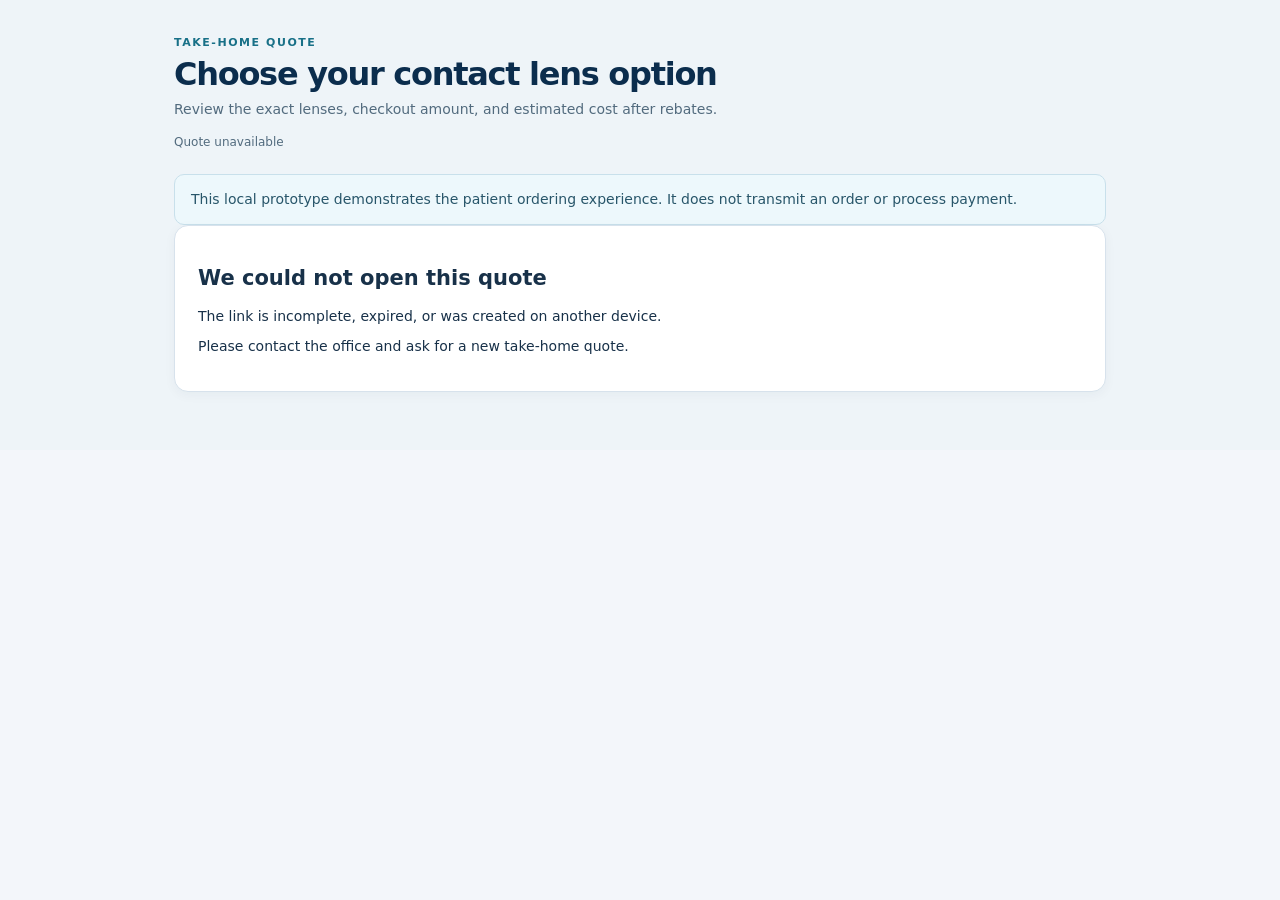
<file: patient-order.html>
<!doctype html>
<html lang="en">
<head>
  <meta charset="utf-8">
  <meta name="viewport" content="width=device-width, initial-scale=1">
  <title>Review Your Contact Lens Quote</title>
  <link rel="stylesheet" href="styles.css?v=20260927-2">
  <link rel="stylesheet" href="patient-order.css?v=20260927-2">
  <script src="patient-order.js?v=20260926-3" defer></script>
</head>
<body class="patient-page">
  <div class="patient-shell">
    <header class="patient-header">
      <div class="eyebrow">TAKE-HOME QUOTE</div>
      <h1>Choose your contact lens option</h1>
      <p>Review the exact lenses, checkout amount, and estimated cost after rebates.</p>
      <div id="quote-meta" class="quote-meta"></div>
    </header>
    <main class="patient-main">
      <div id="patient-notice" class="intro">This local prototype demonstrates the patient ordering experience. It does not transmit an order or process payment.</div>
      <section id="quote-options" class="patient-options" aria-label="Quote options"></section>
      <section id="request-panel" class="panel request-panel" hidden aria-labelledby="request-heading">
        <div class="section-head"><div><span class="step">2</span><h2 id="request-heading">Confirm your request</h2></div></div>
        <div id="selected-option" class="selected-option"></div>
        <form id="request-form">
          <div class="fields fields-two">
            <label>Patient name<input id="patient-name" autocomplete="name" required></label>
            <label>Mobile phone<input id="patient-phone" type="tel" autocomplete="tel" placeholder="(555) 555-5555"></label>
            <label>Email<input id="patient-email" type="email" autocomplete="email" placeholder="name@example.com"></label>
            <label>Preferred contact method<select id="contact-method"><option value="phone">Phone call</option><option value="text">Text message</option><option value="email">Email</option></select></label>
          </div>
          <label class="toggle consent"><input id="request-consent" type="checkbox" required> I am asking the office to contact me about this option. I understand this is not a completed purchase.</label>
          <div class="request-actions"><button id="back-to-options" type="button" class="secondary">Choose a different option</button><button type="submit" class="primary-action">Send order request</button></div>
        </form>
      </section>
      <section id="confirmation" class="panel confirmation" hidden aria-live="polite"></section>
    </main>
  </div>
</body>
</html>
</file>
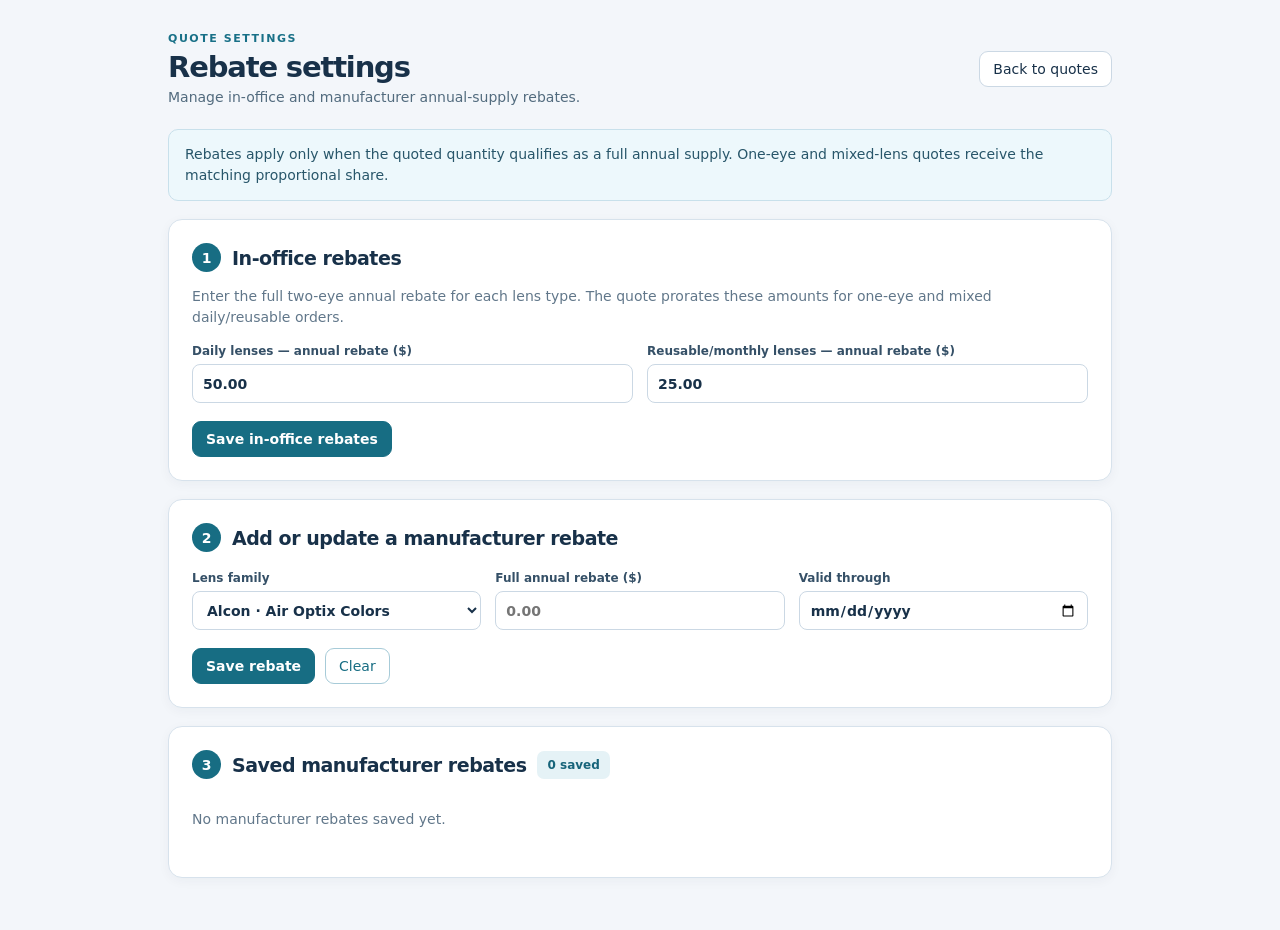
<file: rebates.html>
<!doctype html>
<html lang="en">
<head>
  <meta charset="utf-8">
  <meta name="viewport" content="width=device-width, initial-scale=1">
  <title>Rebate Settings</title>
  <link rel="stylesheet" href="styles.css?v=20260927-2">
  <link rel="stylesheet" href="rebates.css?v=20260927-2">
  <script src="catalog.js?v=20260926-3" defer></script>
  <script src="rebates.js?v=20260927-2" defer></script>
</head>
<body>
  <div class="rebate-page">
    <header class="rebate-header">
      <div><div class="eyebrow">QUOTE SETTINGS</div><h1>Rebate settings</h1><p>Manage in-office and manufacturer annual-supply rebates.</p></div>
      <a class="button-link" href="index.html">Back to quotes</a>
    </header>
    <main class="rebate-main">
      <div class="intro">Rebates apply only when the quoted quantity qualifies as a full annual supply. One-eye and mixed-lens quotes receive the matching proportional share.</div>
      <section class="panel rebate-editor" aria-labelledby="office-rebate-heading">
        <div class="section-head"><div><span class="step">1</span><h2 id="office-rebate-heading">In-office rebates</h2></div></div>
        <p class="section-copy">Enter the full two-eye annual rebate for each lens type. The quote prorates these amounts for one-eye and mixed daily/reusable orders.</p>
        <div class="fields fields-two">
          <label>Daily lenses — annual rebate ($)<input id="office-rebate-daily" type="number" min="0" step="0.01" inputmode="decimal"></label>
          <label>Reusable/monthly lenses — annual rebate ($)<input id="office-rebate-reusable" type="number" min="0" step="0.01" inputmode="decimal"></label>
        </div>
        <div class="rebate-actions"><button id="save-office-rebates" type="button" class="primary-rebate">Save in-office rebates</button><span id="office-save-status" class="save-status" role="status"></span></div>
      </section>
      <section class="panel rebate-editor" aria-labelledby="editor-heading">
        <div class="section-head"><div><span class="step">2</span><h2 id="editor-heading">Add or update a manufacturer rebate</h2></div></div>
        <div class="fields fields-three">
          <label>Lens family<select id="rebate-family"></select></label>
          <label>Full annual rebate ($)<input id="rebate-rule-amount" type="number" min="0" step="0.01" inputmode="decimal" placeholder="0.00"></label>
          <label>Valid through<input id="rebate-rule-expires" type="date"></label>
        </div>
        <div class="rebate-actions"><button id="save-rebate-rule" type="button" class="primary-rebate">Save rebate</button><button id="clear-rebate-form" type="button" class="secondary">Clear</button></div>
      </section>
      <section class="panel" aria-labelledby="saved-heading">
        <div class="section-head"><div><span class="step">3</span><h2 id="saved-heading">Saved manufacturer rebates</h2><span id="rebate-count" class="pill">0 saved</span></div></div>
        <div id="rebate-rule-list" class="rebate-rule-list"></div>
      </section>
    </main>
  </div>
</body>
</html>
</file>
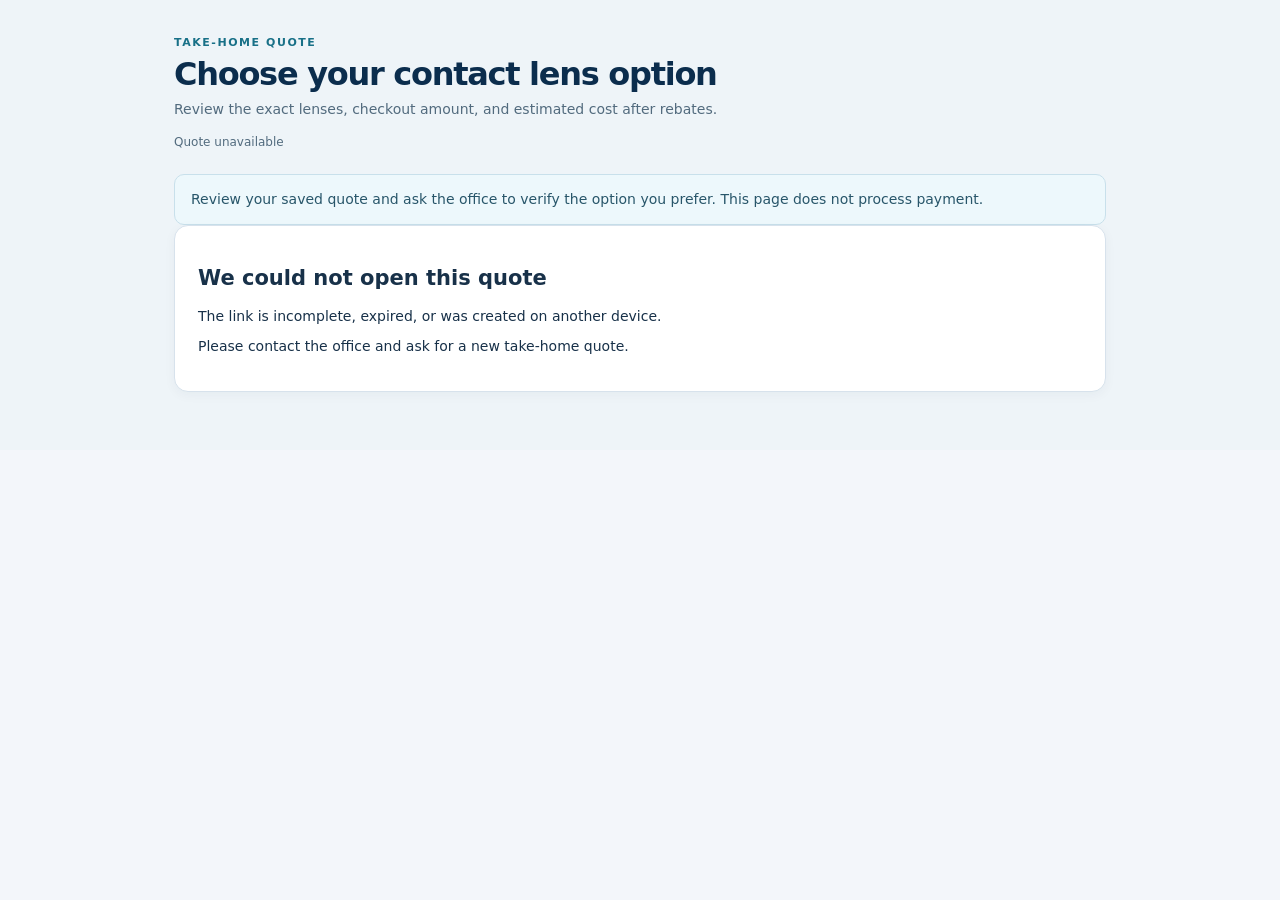
<file: google-apps-script/PatientOrder.html>
<!doctype html>
<html lang="en">
<head>
  <meta charset="utf-8">
  <meta name="viewport" content="width=device-width, initial-scale=1">
  <title>Review Your Contact Lens Quote</title>

<style>
:root{font-family:Inter,ui-sans-serif,system-ui,-apple-system,BlinkMacSystemFont,"Segoe UI",sans-serif;color:#183149;background:#f3f6fa;font-size:14px}
*{box-sizing:border-box}body{margin:0}button,input,select{font:inherit}button,.button-link{cursor:pointer;border:1px solid #cbd8e4;border-radius:9px;padding:9px 13px;background:#fff;color:#183149}.button-link{display:inline-block;text-decoration:none}button:hover,.button-link:hover{background:#edf6fa}button:focus-visible,input:focus-visible,select:focus-visible,.button-link:focus-visible{outline:3px solid #91c8df;outline-offset:2px}
.shell{max-width:1320px;margin:auto}.topbar{display:flex;justify-content:space-between;gap:24px;align-items:center;padding:30px 28px 24px}.topbar h1{margin:5px 0;font-size:29px;letter-spacing:-.04em}.topbar p{margin:0;color:#526b7e}.eyebrow{color:#187087;font-weight:750;letter-spacing:.14em;font-size:11px}.top-actions{display:flex;gap:12px;align-items:center;flex-wrap:wrap}.status,.pill{padding:7px 10px;border-radius:7px;background:#e5f2f6;color:#17647a;font-size:12px;font-weight:650}.quote-actions,.header-menu{position:relative}.menu-button{display:inline-flex;align-items:center;gap:8px}.menu-chevron{font-size:17px;line-height:.8;transition:transform .15s ease}.menu-button[aria-expanded="true"] .menu-chevron{transform:rotate(180deg)}.icon-menu-button{width:41px;height:39px;padding:0;display:grid;place-items:center}.hamburger{display:grid;gap:4px;width:18px}.hamburger span{display:block;height:2px;border-radius:2px;background:currentColor}#create-quote{background:#176d83;color:white;border-color:#176d83;font-weight:700}.quote-delivery,.header-menu-panel{position:absolute;right:0;top:calc(100% + 8px);z-index:10;width:220px;padding:8px;border:1px solid #cbd8e4;border-radius:11px;background:#fff;box-shadow:0 8px 24px #19364c26}.quote-delivery button,.menu-item{display:block;width:100%;text-align:left;border:0;background:transparent;padding:9px 13px;border-radius:7px;color:#183149;text-decoration:none}.quote-delivery button:hover,.menu-item:hover{background:#edf6fa}main{padding:0 28px 32px}.intro,.retailer-notice{border:1px solid #c8e0eb;background:#edf8fc;color:#28566a;padding:14px 16px;border-radius:10px;line-height:1.5;margin-bottom:18px}.panel{background:white;border:1px solid #d7e2ec;border-radius:14px;box-shadow:0 3px 12px #19364c0b;padding:23px;margin-bottom:18px}.section-head{display:flex;justify-content:space-between;align-items:center;gap:14px;margin-bottom:19px}.section-head>div{display:flex;align-items:center;gap:11px}.section-head h2{font-size:19px;letter-spacing:-.025em;margin:0}.step{display:grid;place-items:center;width:29px;height:29px;border-radius:50%;background:#176d83;color:white;font-weight:750}.hint,.fine,.field-help{color:#61778a;font-size:12px;line-height:1.5}.fine{margin:16px 0 0}.fields{display:grid;gap:14px}.fields-four{grid-template-columns:repeat(4,minmax(0,1fr))}label{display:block;color:#355067;font-size:12px;font-weight:650}label input,label select{display:block;width:100%;height:39px;margin-top:6px;padding:8px 10px;border:1px solid #cbd8e4;border-radius:8px;background:white;color:#183149;font-size:14px}.field-help{display:block;margin-top:3px}.supply-grid{display:grid;grid-template-columns:repeat(2,minmax(0,1fr));gap:16px;margin-top:18px}.supply{border:1px solid #d7e2ec;border-radius:11px;padding:18px;background:#fbfdff}.supply-top{display:flex;justify-content:space-between;align-items:center;gap:10px}.supply h3{margin:0 0 15px;font-size:17px}.text-button{background:transparent;border:0;padding:5px 0;color:#176d83;font-size:12px;text-decoration:underline}.totals{border-top:1px solid #d7e2ec;margin-top:16px;padding-top:13px}.totals .total-line,.retailer-results .total-line{display:flex;justify-content:space-between;gap:10px;margin:7px 0;color:#526b7e}.totals .total-line strong,.retailer-results .total-line strong{color:#183149}.totals .emphasis{font-size:17px;border-top:1px solid #d7e2ec;padding-top:12px;margin-top:12px;color:#183149;font-weight:750}.totals .effective{color:#176d83;font-size:16px;font-weight:750}.retailer-notice{margin-bottom:17px}.retailer-card{border:1px solid #d7e2ec;border-radius:10px;padding:17px;margin-bottom:12px}.retailer-head{display:flex;justify-content:space-between;gap:15px;align-items:flex-start}.retailer-head h3{margin:0 0 6px}.retailer-head .actions{display:flex;align-items:center;gap:8px;flex-wrap:wrap}.retailer-head .actions a{color:#176d83}.retailer-name{max-width:320px}.retailer-card .fields-four{margin-top:13px}.retailer-options{display:flex;gap:14px;align-items:center;flex-wrap:wrap;margin:15px 0}.retailer-options label{display:flex;gap:8px;align-items:center;font-weight:500}.retailer-options input{width:auto;height:auto;margin:0}.retailer-quantities{display:grid;grid-template-columns:repeat(2,minmax(0,1fr));gap:14px}.retailer-quantity{padding:13px;border-radius:9px;background:#f6f9fb}.retailer-quantity h4{margin:0 0 11px}.retailer-quantity .fields{grid-template-columns:repeat(2,minmax(0,1fr))}.retailer-results{margin-top:10px}.retailer-meta{font-size:12px;color:#61778a}.secondary{color:#176d83;border-color:#a7cbd8}.summary-table{width:100%;border-collapse:collapse;text-align:right}.summary-table th,.summary-table td{padding:11px 8px;border-bottom:1px solid #e0e8ee}.summary-table th:first-child,.summary-table td:first-child{text-align:left}.summary-table th{color:#526b7e;font-size:12px}.summary-table td strong{color:#176d83}.summary-table .unverified{color:#a26723}.empty{color:#61778a;padding:13px 0}footer{padding:0 28px 28px;color:#789;font-size:12px}
.fields-three{grid-template-columns:repeat(3,minmax(0,1fr))}.fields-two{grid-template-columns:repeat(2,minmax(0,1fr))}.section-tools{display:flex;align-items:center;gap:12px;flex-wrap:wrap}.supply-choice,.eye-choice{max-width:260px;margin-bottom:16px}.eye-grid,.retailer-eyes{display:grid;grid-template-columns:repeat(2,minmax(0,1fr));gap:16px}.eye-grid{position:relative}.eye-card{border:1px solid #d7e2ec;border-radius:11px;padding:18px;background:#fbfdff}.copy-eye{position:absolute;z-index:2;left:50%;top:30px;width:36px;height:36px;padding:0;display:grid;place-items:center;transform:translateX(-50%);border-radius:50%;border:1px solid #9fc7d5;background:#fff;color:#176d83;box-shadow:0 2px 7px #19364c1f}.copy-eye span{display:block;width:9px;height:9px;font-size:0;border-top:2px solid currentColor;border-right:2px solid currentColor;transform:rotate(45deg)}.copy-eye:hover{background:#e5f2f6}.eye-head{display:flex;justify-content:space-between;align-items:center;gap:12px;margin-bottom:15px}.eye-head h3{margin:0;font-size:19px}.eye-head span{display:block;color:#61778a;font-size:12px;margin-top:2px}.box-field{max-width:180px;margin-top:14px}.price-source{min-height:37px}.toggle{display:flex;align-items:center;gap:9px;margin-top:16px;font-weight:600}.toggle input{width:auto;height:auto;margin:0}.retailer-eyes{margin-top:15px}.retailer-eye{padding:14px;border-radius:9px;background:#f6f9fb}.retailer-eye h4{margin:0 0 11px}.retailer-adjustments{margin-top:14px}
.supply-choice{margin:16px 0 0}.rebate-manage{margin-top:16px}.rebate-rules{margin-top:12px;padding:16px;border:1px solid #d7e2ec;border-radius:10px;background:#f8fbfd}.rebate-rules>.fields{margin:13px 0}.rebate-rule-list{margin-top:14px}.rebate-rule{display:flex;justify-content:space-between;align-items:center;gap:16px;padding:10px 0;border-top:1px solid #d7e2ec}.rebate-rule small{color:#61778a}
.option-actions{display:flex;justify-content:center;margin:-2px 0 18px}.option-actions button{font-weight:700;padding:11px 17px}.alternative-panel{border-color:#9fc7d5;box-shadow:0 4px 18px #176d8314}.alternative-panel .step{width:34px}.alternative-intro{margin:-4px 0 18px;color:#526b7e}.alternative-prices{border-top:1px solid #d7e2ec;margin-top:20px;padding-top:18px}.alternative-prices h3{margin:0 0 14px}.alternative-panel[hidden],.option-actions[hidden]{display:none!important}
.embedded-heading{display:flex;justify-content:space-between;align-items:center;gap:14px;margin-bottom:14px}.embedded-heading h3{margin:0}.primary-prices{margin-top:20px}
.comparison-hint{margin:0 0 12px}
.request-list{display:grid;gap:10px;margin-top:14px}.request-card{display:grid;grid-template-columns:1fr auto;gap:18px;padding:14px;border:1px solid #d7e2ec;border-radius:10px;background:#fbfdff}.request-card>div{display:flex;flex-direction:column;gap:5px}.request-card>div:last-child{align-items:flex-end}.request-card span{color:#61778a;font-size:12px}.request-status{display:inline-block;padding:5px 8px;border-radius:6px;background:#fff4da;color:#8a5a00!important;font-weight:700}.request-status.complete{background:#dff4ec;color:#13795b!important}
@media(max-width:900px){.fields-four,.fields-three{grid-template-columns:repeat(2,minmax(0,1fr))}.retailer-head{display:block}.retailer-head .actions{margin-top:10px}}
@media(max-width:620px){.topbar{display:block;padding:23px 16px}.top-actions{margin-top:16px}main{padding:0 12px 20px}.panel{padding:16px}.section-head{display:block}.section-tools{justify-content:space-between;margin-top:10px}.hint{display:block}.fields-four,.fields-three,.fields-two,.supply-grid,.retailer-quantities,.eye-grid,.retailer-eyes{grid-template-columns:1fr}.copy-eye{top:50%;transform:translate(-50%,-50%) rotate(90deg)}.summary-table{font-size:12px}.request-card{grid-template-columns:1fr}.request-card>div:last-child{align-items:flex-start}}
@media print{body{background:white}.shell{max-width:none}.topbar,main{padding:0}.top-actions,.intro,.retailer-notice,.secondary,.retailer-head .actions,.text-button,.option-actions,#remove-alternative,.copy-eye,.request-inbox,footer{display:none!important}.panel{border:0;box-shadow:none;break-inside:avoid;padding:12px 0}.retailer-card{break-inside:avoid}.fields,.retailer-options,.retailer-quantities{display:none}.section-head{margin-bottom:8px}.quote-summary{page-break-before:always}}

</style>
<style>
.patient-page{background:#eef4f8}.patient-shell{max-width:980px;margin:0 auto}.patient-header{padding:36px 24px 25px}.patient-header h1{margin:6px 0 8px;color:#0b2d4d;font-size:32px;letter-spacing:-.04em}.patient-header p{margin:0;color:#526b7e}.quote-meta{display:flex;gap:14px;align-items:center;flex-wrap:wrap;margin-top:18px;color:#526b7e;font-size:12px}.quote-meta strong{padding:7px 10px;border-radius:7px;background:#dff1f5;color:#176d83}.patient-main{padding:0 24px 40px}.patient-step{display:flex;align-items:center;gap:12px;margin:22px 0 15px}.patient-step h2,.patient-step p{margin:0}.patient-step h2{font-size:20px}.patient-step p{margin-top:4px;color:#61778a}.patient-option-grid{display:grid;grid-template-columns:repeat(2,minmax(0,1fr));gap:18px}.patient-option{margin:0;display:flex;flex-direction:column}.option-title{display:flex;justify-content:space-between;gap:12px;align-items:flex-start}.option-kicker{color:#176d83;font-size:12px;font-weight:750;text-transform:uppercase;letter-spacing:.08em}.option-title h2{margin:4px 0 0}.box-count{padding:7px 9px;background:#edf8fc;border-radius:7px;color:#17647a;font-weight:700;font-size:12px}.patient-lenses{list-style:none;padding:0;margin:18px 0}.patient-lenses li{display:grid;grid-template-columns:35px 1fr auto;gap:9px;padding:11px 0;border-top:1px solid #e0e8ee}.patient-lenses li span:last-child{color:#61778a;font-size:12px;text-align:right}.patient-costs{margin-top:auto}.patient-costs>div{display:flex;justify-content:space-between;gap:14px;margin:9px 0}.patient-costs span{color:#526b7e}.patient-effective{border-top:1px solid #cbd8e4;padding-top:12px;margin-top:13px!important;font-size:17px}.patient-effective strong{color:#13795b}.primary-action{background:#176d83;color:#fff;border-color:#176d83;font-weight:750}.primary-action:hover{background:#0f6075}.patient-option>.primary-action{width:100%;margin-top:17px}.request-panel{max-width:760px;margin:22px auto}.selected-option{display:flex;justify-content:space-between;gap:12px;padding:14px;border-radius:9px;background:#edf8fc;margin-bottom:18px}.selected-option span{color:#526b7e;text-align:right}.consent{font-weight:500;margin:19px 0}.request-actions{display:flex;justify-content:flex-end;gap:10px}.confirmation{text-align:center;max-width:680px;margin:22px auto}.confirmation-mark{display:grid;place-items:center;width:54px;height:54px;margin:0 auto 12px;border-radius:50%;background:#dff4ec;color:#13795b;font-size:30px;font-weight:800}.confirmation .selected-option{text-align:left;margin-top:20px}.unavailable{grid-column:1/-1}.patient-page .intro{margin-bottom:0}
@media(max-width:700px){.patient-header{padding:25px 16px 18px}.patient-header h1{font-size:27px}.patient-main{padding:0 12px 28px}.patient-option-grid{grid-template-columns:1fr}.patient-lenses li{grid-template-columns:32px 1fr}.patient-lenses li span:last-child{grid-column:2;text-align:left}.selected-option{display:block}.selected-option span{display:block;text-align:left;margin-top:5px}.request-actions{display:grid;grid-template-columns:1fr}.request-actions button{width:100%}}

</style>
</head>
<body class="patient-page">
  <div class="patient-shell">
    <header class="patient-header">
      <div class="eyebrow">TAKE-HOME QUOTE</div>
      <h1>Choose your contact lens option</h1>
      <p>Review the exact lenses, checkout amount, and estimated cost after rebates.</p>
      <div id="quote-meta" class="quote-meta"></div>
    </header>
    <main class="patient-main">
      <div id="patient-notice" class="intro">Review your saved quote and ask the office to verify the option you prefer. This page does not process payment.</div>
      <section id="quote-options" class="patient-options" aria-label="Quote options"></section>
      <section id="request-panel" class="panel request-panel" hidden aria-labelledby="request-heading">
        <div class="section-head"><div><span class="step">2</span><h2 id="request-heading">Confirm your request</h2></div></div>
        <div id="selected-option" class="selected-option"></div>
        <form id="request-form">
          <div class="fields fields-two">
            <label>Patient name<input id="patient-name" autocomplete="name" required></label>
            <label>Mobile phone<input id="patient-phone" type="tel" autocomplete="tel" placeholder="(555) 555-5555"></label>
            <label>Email<input id="patient-email" type="email" autocomplete="email" placeholder="name@example.com"></label>
            <label>Preferred contact method<select id="contact-method"><option value="phone">Phone call</option><option value="text">Text message</option><option value="email">Email</option></select></label>
          </div>
          <label class="toggle consent"><input id="request-consent" type="checkbox" required> I am asking the office to contact me about this option. I understand this is not a completed purchase.</label>
          <div class="request-actions"><button id="back-to-options" type="button" class="secondary">Choose a different option</button><button type="submit" class="primary-action">Send order request</button></div>
        </form>
      </section>
      <section id="confirmation" class="panel confirmation" hidden aria-live="polite"></section>
    </main>
  </div>
<script>
window.GAS_MODE=true;window.CLQ_QUOTE_TOKEN=<?!= JSON.stringify(quoteToken) ?>;window.CLQ_INITIAL_QUOTE=<?!= quoteJson ?>;
</script>
<script>
(()=>{
  'use strict';
  const $=id=>document.getElementById(id),currency=value=>new Intl.NumberFormat('en-US',{style:'currency',currency:'USD'}).format(Number(value)||0);
  const esc=value=>String(value??'').replace(/[&<>"']/g,char=>({'&':'&amp;','<':'&lt;','>':'&gt;','"':'&quot;',"'":'&#39;'}[char]));
  const token=window.GAS_MODE?window.CLQ_QUOTE_TOKEN:decodeURIComponent(location.hash.slice(1));
  let quote=window.GAS_MODE?window.CLQ_INITIAL_QUOTE:null,selectedIndex=-1;
  if(!window.GAS_MODE)try{quote=JSON.parse(localStorage.getItem(`contact-lens-patient-quote:${token}`)||'null');}catch{}

  function fail(message){$('quote-meta').textContent='Quote unavailable';$('quote-options').innerHTML=`<section class="panel unavailable"><h2>We could not open this quote</h2><p>${esc(message)}</p><p>Please contact the office and ask for a new take-home quote.</p></section>`;}
  if(!quote||!Array.isArray(quote.options)||!quote.options.length){fail('The link is incomplete, expired, or was created on another device.');return;}

  const expired=Date.now()>Date.parse(quote.expiresAt);
  $('quote-meta').innerHTML=`<strong>${esc(quote.quoteId)}</strong><span>Prepared ${new Date(quote.createdAt).toLocaleDateString()}</span><span>Valid through ${new Date(quote.expiresAt).toLocaleDateString()}</span>`;
  if(expired){fail('This quote has expired.');return;}

  function optionCard(option,index){
    const eyes=option.eyes.map(eye=>`<li><strong>${esc(eye.eye)}</strong><span>${esc(eye.product)}</span><span>${eye.boxes} ${eye.boxes===1?'box':'boxes'} · ${currency(eye.pricePerBox)}/box</span></li>`).join('');
    const rebate=value=>Number(value)>0?`−${currency(value)}`:currency(0);
    return `<article class="patient-option panel"><div class="option-title"><div><span class="option-kicker">${esc(option.label)}</span><h2>${option.supplyMonths}-month supply</h2></div><span class="box-count">${option.eyes.reduce((sum,eye)=>sum+Number(eye.boxes||0),0)} boxes</span></div><ul class="patient-lenses">${eyes}</ul><div class="patient-costs"><div><span>Due at office checkout</span><strong>${currency(option.dueToday)}</strong></div><div><span>Office annual rebate</span><strong>${rebate(option.officeRebate)}</strong></div><div><span>Manufacturer annual rebate</span><strong>${rebate(option.manufacturerRebate)}</strong></div><div class="patient-effective"><span>Estimated total after rebates</span><strong>${currency(option.effectiveTotal)}</strong></div><div><span>Effective price per month</span><strong>${currency(option.effectivePerMonth)}</strong></div></div><p class="fine">Insurance allowance applied: ${currency(option.allowance)}. Rebates are not deducted at checkout.</p><button type="button" class="choose-option primary-action" data-option-index="${index}">Request ${esc(option.label)}</button></article>`;
  }

  function renderOptions(){$('quote-options').innerHTML=`<div class="patient-step"><span class="step">1</span><div><h2>Review your saved options</h2><p>Choose the supply you would like the office to verify.</p></div></div><div class="patient-option-grid">${quote.options.map(optionCard).join('')}</div>`;}
  renderOptions();

  document.addEventListener('click',event=>{
    const choose=event.target.closest('[data-option-index]');
    if(choose){selectedIndex=Number(choose.dataset.optionIndex);const option=quote.options[selectedIndex];$('selected-option').innerHTML=`<strong>${esc(option.label)} · ${option.supplyMonths}-month supply</strong><span>${currency(option.dueToday)} due at checkout · ${currency(option.effectiveTotal)} estimated after rebates</span>`;$('quote-options').hidden=true;$('request-panel').hidden=false;$('patient-name').focus();return;}
    if(event.target.id==='back-to-options'){$('request-panel').hidden=true;$('quote-options').hidden=false;selectedIndex=-1;window.scrollTo({top:0,behavior:'smooth'});}
  });

  $('request-form').addEventListener('submit',event=>{
    event.preventDefault();
    const phone=$('patient-phone').value.trim(),email=$('patient-email').value.trim(),method=$('contact-method').value;
    if((method==='phone'||method==='text')&&!phone){alert('Enter a mobile phone number for the selected contact method.');$('patient-phone').focus();return;}
    if(method==='email'&&!email){alert('Enter an email address for email follow-up.');$('patient-email').focus();return;}
    const request={requestId:`REQ-${Date.now().toString(36).toUpperCase()}`,quoteId:quote.quoteId,quoteToken:token,optionIndex:selectedIndex,optionLabel:quote.options[selectedIndex].label,submittedAt:new Date().toISOString(),patientName:$('patient-name').value.trim(),phone,email,contactMethod:method,status:'Awaiting office review'};
    const finish=saved=>{request.requestId=saved?.requestId||request.requestId;$('request-panel').hidden=true;$('confirmation').hidden=false;$('confirmation').innerHTML=`<div class="confirmation-mark" aria-hidden="true">✓</div><h2>Request sent for office follow-up</h2><p>Reference <strong>${esc(request.requestId)}</strong> when speaking with the office.</p><div class="selected-option"><strong>${esc(request.optionLabel)} · ${quote.options[selectedIndex].supplyMonths}-month supply</strong><span>${currency(quote.options[selectedIndex].dueToday)} due at checkout before rebates</span></div><p class="fine">The office will verify product availability, insurance, rebate eligibility, and final pricing before completing the order.</p>`;window.scrollTo({top:0,behavior:'smooth'});};
    if(window.GAS_MODE){google.script.run.withSuccessHandler(finish).withFailureHandler(error=>alert(error?.message||'The request could not be sent.')).submitOrderRequest(request);return;}
    let requests=[];try{requests=JSON.parse(localStorage.getItem('contact-lens-order-requests-v1')||'[]');if(!Array.isArray(requests))requests=[];requests.push(request);localStorage.setItem('contact-lens-order-requests-v1',JSON.stringify(requests));}catch{alert('The request could not be saved in this browser.');return;}finish(request);
  });
})();

</script>
</body>
</html>
</file>
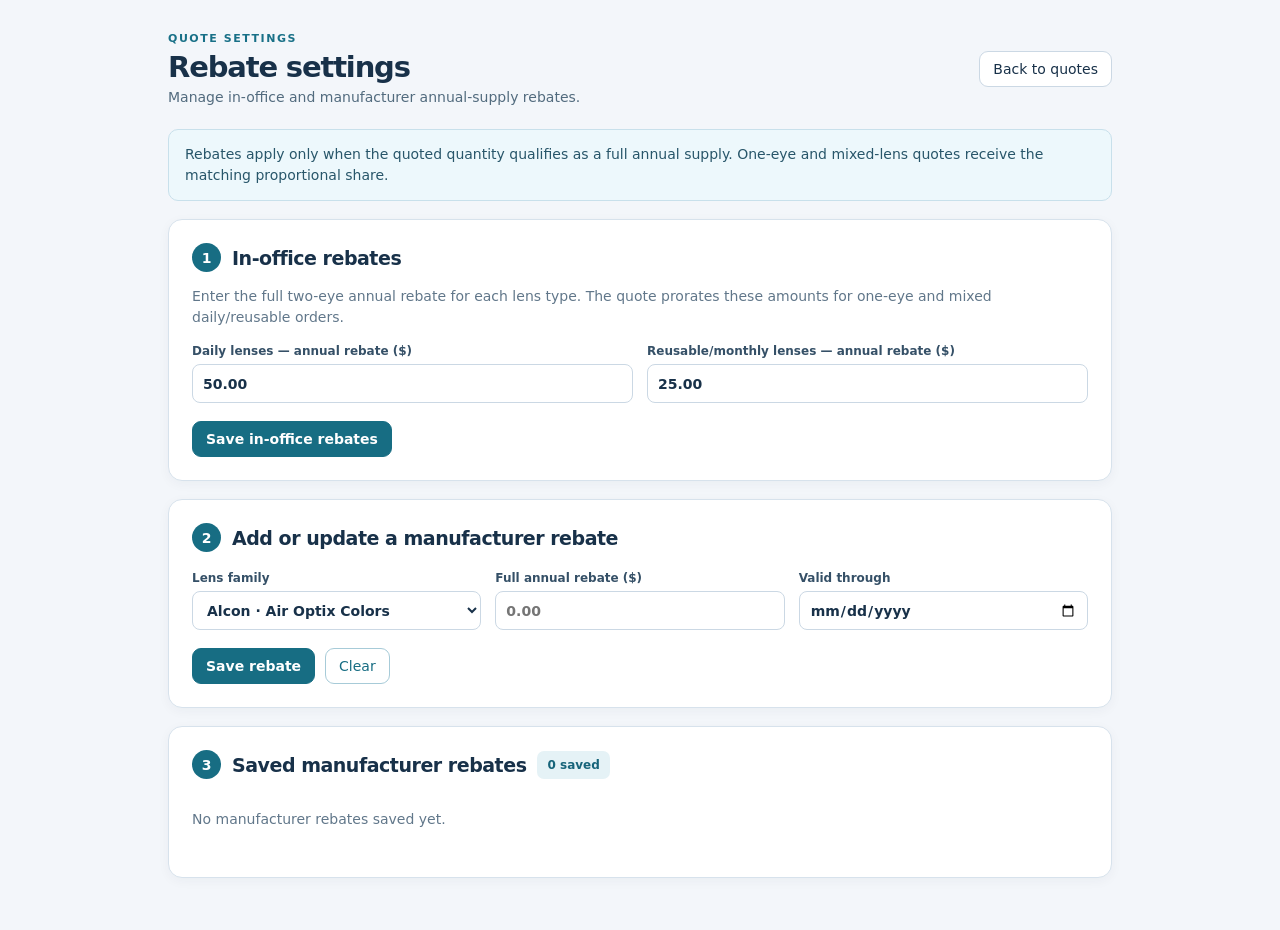
<file: google-apps-script/Rebates.html>
<!doctype html>
<html lang="en">
<head>
  <meta charset="utf-8">
  <meta name="viewport" content="width=device-width, initial-scale=1">
  <title>Rebate Settings</title>


<style>
:root{font-family:Inter,ui-sans-serif,system-ui,-apple-system,BlinkMacSystemFont,"Segoe UI",sans-serif;color:#183149;background:#f3f6fa;font-size:14px}
*{box-sizing:border-box}body{margin:0}button,input,select{font:inherit}button,.button-link{cursor:pointer;border:1px solid #cbd8e4;border-radius:9px;padding:9px 13px;background:#fff;color:#183149}.button-link{display:inline-block;text-decoration:none}button:hover,.button-link:hover{background:#edf6fa}button:focus-visible,input:focus-visible,select:focus-visible,.button-link:focus-visible{outline:3px solid #91c8df;outline-offset:2px}
.shell{max-width:1320px;margin:auto}.topbar{display:flex;justify-content:space-between;gap:24px;align-items:center;padding:30px 28px 24px}.topbar h1{margin:5px 0;font-size:29px;letter-spacing:-.04em}.topbar p{margin:0;color:#526b7e}.eyebrow{color:#187087;font-weight:750;letter-spacing:.14em;font-size:11px}.top-actions{display:flex;gap:12px;align-items:center;flex-wrap:wrap}.status,.pill{padding:7px 10px;border-radius:7px;background:#e5f2f6;color:#17647a;font-size:12px;font-weight:650}.quote-actions,.header-menu{position:relative}.menu-button{display:inline-flex;align-items:center;gap:8px}.menu-chevron{font-size:17px;line-height:.8;transition:transform .15s ease}.menu-button[aria-expanded="true"] .menu-chevron{transform:rotate(180deg)}.icon-menu-button{width:41px;height:39px;padding:0;display:grid;place-items:center}.hamburger{display:grid;gap:4px;width:18px}.hamburger span{display:block;height:2px;border-radius:2px;background:currentColor}#create-quote{background:#176d83;color:white;border-color:#176d83;font-weight:700}.quote-delivery,.header-menu-panel{position:absolute;right:0;top:calc(100% + 8px);z-index:10;width:220px;padding:8px;border:1px solid #cbd8e4;border-radius:11px;background:#fff;box-shadow:0 8px 24px #19364c26}.quote-delivery button,.menu-item{display:block;width:100%;text-align:left;border:0;background:transparent;padding:9px 13px;border-radius:7px;color:#183149;text-decoration:none}.quote-delivery button:hover,.menu-item:hover{background:#edf6fa}main{padding:0 28px 32px}.intro,.retailer-notice{border:1px solid #c8e0eb;background:#edf8fc;color:#28566a;padding:14px 16px;border-radius:10px;line-height:1.5;margin-bottom:18px}.panel{background:white;border:1px solid #d7e2ec;border-radius:14px;box-shadow:0 3px 12px #19364c0b;padding:23px;margin-bottom:18px}.section-head{display:flex;justify-content:space-between;align-items:center;gap:14px;margin-bottom:19px}.section-head>div{display:flex;align-items:center;gap:11px}.section-head h2{font-size:19px;letter-spacing:-.025em;margin:0}.step{display:grid;place-items:center;width:29px;height:29px;border-radius:50%;background:#176d83;color:white;font-weight:750}.hint,.fine,.field-help{color:#61778a;font-size:12px;line-height:1.5}.fine{margin:16px 0 0}.fields{display:grid;gap:14px}.fields-four{grid-template-columns:repeat(4,minmax(0,1fr))}label{display:block;color:#355067;font-size:12px;font-weight:650}label input,label select{display:block;width:100%;height:39px;margin-top:6px;padding:8px 10px;border:1px solid #cbd8e4;border-radius:8px;background:white;color:#183149;font-size:14px}.field-help{display:block;margin-top:3px}.supply-grid{display:grid;grid-template-columns:repeat(2,minmax(0,1fr));gap:16px;margin-top:18px}.supply{border:1px solid #d7e2ec;border-radius:11px;padding:18px;background:#fbfdff}.supply-top{display:flex;justify-content:space-between;align-items:center;gap:10px}.supply h3{margin:0 0 15px;font-size:17px}.text-button{background:transparent;border:0;padding:5px 0;color:#176d83;font-size:12px;text-decoration:underline}.totals{border-top:1px solid #d7e2ec;margin-top:16px;padding-top:13px}.totals .total-line,.retailer-results .total-line{display:flex;justify-content:space-between;gap:10px;margin:7px 0;color:#526b7e}.totals .total-line strong,.retailer-results .total-line strong{color:#183149}.totals .emphasis{font-size:17px;border-top:1px solid #d7e2ec;padding-top:12px;margin-top:12px;color:#183149;font-weight:750}.totals .effective{color:#176d83;font-size:16px;font-weight:750}.retailer-notice{margin-bottom:17px}.retailer-card{border:1px solid #d7e2ec;border-radius:10px;padding:17px;margin-bottom:12px}.retailer-head{display:flex;justify-content:space-between;gap:15px;align-items:flex-start}.retailer-head h3{margin:0 0 6px}.retailer-head .actions{display:flex;align-items:center;gap:8px;flex-wrap:wrap}.retailer-head .actions a{color:#176d83}.retailer-name{max-width:320px}.retailer-card .fields-four{margin-top:13px}.retailer-options{display:flex;gap:14px;align-items:center;flex-wrap:wrap;margin:15px 0}.retailer-options label{display:flex;gap:8px;align-items:center;font-weight:500}.retailer-options input{width:auto;height:auto;margin:0}.retailer-quantities{display:grid;grid-template-columns:repeat(2,minmax(0,1fr));gap:14px}.retailer-quantity{padding:13px;border-radius:9px;background:#f6f9fb}.retailer-quantity h4{margin:0 0 11px}.retailer-quantity .fields{grid-template-columns:repeat(2,minmax(0,1fr))}.retailer-results{margin-top:10px}.retailer-meta{font-size:12px;color:#61778a}.secondary{color:#176d83;border-color:#a7cbd8}.summary-table{width:100%;border-collapse:collapse;text-align:right}.summary-table th,.summary-table td{padding:11px 8px;border-bottom:1px solid #e0e8ee}.summary-table th:first-child,.summary-table td:first-child{text-align:left}.summary-table th{color:#526b7e;font-size:12px}.summary-table td strong{color:#176d83}.summary-table .unverified{color:#a26723}.empty{color:#61778a;padding:13px 0}footer{padding:0 28px 28px;color:#789;font-size:12px}
.fields-three{grid-template-columns:repeat(3,minmax(0,1fr))}.fields-two{grid-template-columns:repeat(2,minmax(0,1fr))}.section-tools{display:flex;align-items:center;gap:12px;flex-wrap:wrap}.supply-choice,.eye-choice{max-width:260px;margin-bottom:16px}.eye-grid,.retailer-eyes{display:grid;grid-template-columns:repeat(2,minmax(0,1fr));gap:16px}.eye-grid{position:relative}.eye-card{border:1px solid #d7e2ec;border-radius:11px;padding:18px;background:#fbfdff}.copy-eye{position:absolute;z-index:2;left:50%;top:30px;width:36px;height:36px;padding:0;display:grid;place-items:center;transform:translateX(-50%);border-radius:50%;border:1px solid #9fc7d5;background:#fff;color:#176d83;box-shadow:0 2px 7px #19364c1f}.copy-eye span{display:block;width:9px;height:9px;font-size:0;border-top:2px solid currentColor;border-right:2px solid currentColor;transform:rotate(45deg)}.copy-eye:hover{background:#e5f2f6}.eye-head{display:flex;justify-content:space-between;align-items:center;gap:12px;margin-bottom:15px}.eye-head h3{margin:0;font-size:19px}.eye-head span{display:block;color:#61778a;font-size:12px;margin-top:2px}.box-field{max-width:180px;margin-top:14px}.price-source{min-height:37px}.toggle{display:flex;align-items:center;gap:9px;margin-top:16px;font-weight:600}.toggle input{width:auto;height:auto;margin:0}.retailer-eyes{margin-top:15px}.retailer-eye{padding:14px;border-radius:9px;background:#f6f9fb}.retailer-eye h4{margin:0 0 11px}.retailer-adjustments{margin-top:14px}
.supply-choice{margin:16px 0 0}.rebate-manage{margin-top:16px}.rebate-rules{margin-top:12px;padding:16px;border:1px solid #d7e2ec;border-radius:10px;background:#f8fbfd}.rebate-rules>.fields{margin:13px 0}.rebate-rule-list{margin-top:14px}.rebate-rule{display:flex;justify-content:space-between;align-items:center;gap:16px;padding:10px 0;border-top:1px solid #d7e2ec}.rebate-rule small{color:#61778a}
.option-actions{display:flex;justify-content:center;margin:-2px 0 18px}.option-actions button{font-weight:700;padding:11px 17px}.alternative-panel{border-color:#9fc7d5;box-shadow:0 4px 18px #176d8314}.alternative-panel .step{width:34px}.alternative-intro{margin:-4px 0 18px;color:#526b7e}.alternative-prices{border-top:1px solid #d7e2ec;margin-top:20px;padding-top:18px}.alternative-prices h3{margin:0 0 14px}.alternative-panel[hidden],.option-actions[hidden]{display:none!important}
.embedded-heading{display:flex;justify-content:space-between;align-items:center;gap:14px;margin-bottom:14px}.embedded-heading h3{margin:0}.primary-prices{margin-top:20px}
.comparison-hint{margin:0 0 12px}
.request-list{display:grid;gap:10px;margin-top:14px}.request-card{display:grid;grid-template-columns:1fr auto;gap:18px;padding:14px;border:1px solid #d7e2ec;border-radius:10px;background:#fbfdff}.request-card>div{display:flex;flex-direction:column;gap:5px}.request-card>div:last-child{align-items:flex-end}.request-card span{color:#61778a;font-size:12px}.request-status{display:inline-block;padding:5px 8px;border-radius:6px;background:#fff4da;color:#8a5a00!important;font-weight:700}.request-status.complete{background:#dff4ec;color:#13795b!important}
@media(max-width:900px){.fields-four,.fields-three{grid-template-columns:repeat(2,minmax(0,1fr))}.retailer-head{display:block}.retailer-head .actions{margin-top:10px}}
@media(max-width:620px){.topbar{display:block;padding:23px 16px}.top-actions{margin-top:16px}main{padding:0 12px 20px}.panel{padding:16px}.section-head{display:block}.section-tools{justify-content:space-between;margin-top:10px}.hint{display:block}.fields-four,.fields-three,.fields-two,.supply-grid,.retailer-quantities,.eye-grid,.retailer-eyes{grid-template-columns:1fr}.copy-eye{top:50%;transform:translate(-50%,-50%) rotate(90deg)}.summary-table{font-size:12px}.request-card{grid-template-columns:1fr}.request-card>div:last-child{align-items:flex-start}}
@media print{body{background:white}.shell{max-width:none}.topbar,main{padding:0}.top-actions,.intro,.retailer-notice,.secondary,.retailer-head .actions,.text-button,.option-actions,#remove-alternative,.copy-eye,.request-inbox,footer{display:none!important}.panel{border:0;box-shadow:none;break-inside:avoid;padding:12px 0}.retailer-card{break-inside:avoid}.fields,.retailer-options,.retailer-quantities{display:none}.section-head{margin-bottom:8px}.quote-summary{page-break-before:always}}

</style>
<style>
.rebate-page{max-width:1000px;margin:0 auto}.rebate-header{display:flex;justify-content:space-between;gap:20px;align-items:center;padding:32px 28px 24px}.rebate-header h1{margin:5px 0;font-size:29px;letter-spacing:-.04em}.rebate-header p{margin:0;color:#526b7e}.rebate-main{padding:0 28px 34px}.section-copy{margin:-5px 0 16px;color:#61778a;line-height:1.5}.rebate-actions{display:flex;align-items:center;gap:10px;margin-top:18px}.save-status{color:#13795b;font-weight:700}.primary-rebate{background:#176d83;color:#fff;border-color:#176d83;font-weight:700}.saved-rebate{display:flex;justify-content:space-between;gap:20px;align-items:center;padding:15px 0;border-top:1px solid #d7e2ec}.saved-rebate:first-child{border-top:0}.saved-rebate>div:first-child{display:flex;flex-direction:column;gap:4px}.saved-rebate span{color:#61778a;font-size:12px}.saved-rebate>div:last-child{display:flex;gap:8px}@media(max-width:620px){.rebate-header{display:block;padding:24px 16px}.rebate-header .button-link{margin-top:16px}.rebate-main{padding:0 12px 24px}.saved-rebate{display:block}.saved-rebate>div:last-child{margin-top:12px}}

</style>
</head>
<body>
  <div class="rebate-page">
    <header class="rebate-header">
      <div><div class="eyebrow">QUOTE SETTINGS</div><h1>Rebate settings</h1><p>Manage in-office and manufacturer annual-supply rebates.</p></div>
      <a class="button-link" href="<?!= appUrl ?>">Back to quotes</a>
    </header>
    <main class="rebate-main">
      <div class="intro">Rebates apply only when the quoted quantity qualifies as a full annual supply. One-eye and mixed-lens quotes receive the matching proportional share.</div>
      <section class="panel rebate-editor" aria-labelledby="office-rebate-heading">
        <div class="section-head"><div><span class="step">1</span><h2 id="office-rebate-heading">In-office rebates</h2></div></div>
        <p class="section-copy">Enter the full two-eye annual rebate for each lens type. The quote prorates these amounts for one-eye and mixed daily/reusable orders.</p>
        <div class="fields fields-two">
          <label>Daily lenses — annual rebate ($)<input id="office-rebate-daily" type="number" min="0" step="0.01" inputmode="decimal"></label>
          <label>Reusable/monthly lenses — annual rebate ($)<input id="office-rebate-reusable" type="number" min="0" step="0.01" inputmode="decimal"></label>
        </div>
        <div class="rebate-actions"><button id="save-office-rebates" type="button" class="primary-rebate">Save in-office rebates</button><span id="office-save-status" class="save-status" role="status"></span></div>
      </section>
      <section class="panel rebate-editor" aria-labelledby="editor-heading">
        <div class="section-head"><div><span class="step">2</span><h2 id="editor-heading">Add or update a manufacturer rebate</h2></div></div>
        <div class="fields fields-three">
          <label>Lens family<select id="rebate-family"></select></label>
          <label>Full annual rebate ($)<input id="rebate-rule-amount" type="number" min="0" step="0.01" inputmode="decimal" placeholder="0.00"></label>
          <label>Valid through<input id="rebate-rule-expires" type="date"></label>
        </div>
        <div class="rebate-actions"><button id="save-rebate-rule" type="button" class="primary-rebate">Save rebate</button><button id="clear-rebate-form" type="button" class="secondary">Clear</button></div>
      </section>
      <section class="panel" aria-labelledby="saved-heading">
        <div class="section-head"><div><span class="step">3</span><h2 id="saved-heading">Saved manufacturer rebates</h2><span id="rebate-count" class="pill">0 saved</span></div></div>
        <div id="rebate-rule-list" class="rebate-rule-list"></div>
      </section>
    </main>
  </div>
<script>
window.GAS_MODE=true;window.CLQ_APP_URL=<?!= JSON.stringify(appUrl) ?>;
function clqStaffKey(){let key='';try{key=sessionStorage.getItem('clq-staff-key')||'';}catch{}if(!key){key=prompt('Enter the staff access key for shared quotes and order requests:')||'';try{if(key)sessionStorage.setItem('clq-staff-key',key);}catch{}}return key;}
function clqServerFailure(error){const message=error&&error.message?error.message:String(error||'The shared app could not complete that request.');alert(message);if(/access key/i.test(message)){try{sessionStorage.removeItem('clq-staff-key');}catch{}}}

</script>
<script>
(function(root){
  'use strict';
  // Patient-facing office prices transcribed from Dr. Desk Price Book > CL on 2026-09-26.
  // ABB costs are intentionally omitted from this patient quote tool.
  const catalog=[
    ['C356','Bausch + Lomb','Infuse','Infuse 90pk',90,1,142],
    ['C370','Bausch + Lomb','Infuse','Infuse for Astigmatism 90pk',90,1,166],
    ['C358','Bausch + Lomb','Infuse','Infuse Multifocal 90pk',90,1,183],
    ['C348','Bausch + Lomb','Biotrue','Biotrue ONEday 30pk',30,1,42],
    ['C349','Bausch + Lomb','Biotrue','Biotrue ONEday 90pk',90,1,95],
    ['C351','Bausch + Lomb','Biotrue','Biotrue ONEday for Astigmatism 30pk',30,1,58],
    ['C352','Bausch + Lomb','Biotrue','Biotrue ONEday for Astigmatism 90pk',90,1,128],
    ['C354','Bausch + Lomb','Biotrue','Biotrue ONEday for Presbyopia 30pk',30,1,34.60],
    ['C355','Bausch + Lomb','Biotrue','Biotrue ONEday for Presbyopia 90pk',90,1,121],
    ['C362','Bausch + Lomb','Ultra','Ultra 6pk',6,30,77],
    ['C366','Bausch + Lomb','Ultra','Ultra for Astigmatism 6pk',6,30,92],
    ['C368','Bausch + Lomb','Ultra','Ultra for Presbyopia 6pk',6,30,114],
    ['C364','Bausch + Lomb','Ultra','Ultra Multifocal for Astigmatism 6pk',6,30,182],
    ['C183','CooperVision','Biofinity','Biofinity Energys 6pk',6,30,74],
    ['C185','CooperVision','Biofinity','Biofinity Multifocal 6pk',6,30,122],
    ['C187','CooperVision','Biofinity','Biofinity Toric 6pk',6,30,90],
    ['C189','CooperVision','Biofinity','Biofinity XR 6pk',6,30,69],
    ['C191','CooperVision','Biofinity','Biofinity XR Toric 6pk',6,30,174],
    ['C318','CooperVision','Biofinity','Biofinity Toric Multifocal Distance 6pk',6,30,185],
    ['C319','CooperVision','Biofinity','Biofinity Toric Multifocal Near 6pk',6,30,185],
    ['C196','Johnson & Johnson','Acuvue Moist','1-Day Acuvue Moist 30pk',30,1,59],
    ['C197','Johnson & Johnson','Acuvue Moist','1-Day Acuvue Moist 90pk',90,1,110.50],
    ['C199','Johnson & Johnson','Acuvue Moist','1-Day Acuvue Moist for Astigmatism 30pk',30,1,75],
    ['C200','Johnson & Johnson','Acuvue Moist','1-Day Acuvue Moist for Astigmatism 90pk',90,1,168],
    ['C193','Johnson & Johnson','Acuvue Moist','1-Day Acuvue Moist Multifocal 30pk',30,1,97],
    ['C194','Johnson & Johnson','Acuvue Moist','1-Day Acuvue Moist Multifocal 90pk',90,1,179],
    ['P-AOMAX30','Johnson & Johnson','Acuvue Oasys MAX 1-Day','Acuvue Oasys MAX 1-Day 30pk',30,1,0],
    ['P-AOMAX90','Johnson & Johnson','Acuvue Oasys MAX 1-Day','Acuvue Oasys MAX 1-Day 90pk',90,1,0],
    ['P-AOMAXMF30','Johnson & Johnson','Acuvue Oasys MAX 1-Day','Acuvue Oasys MAX 1-Day Multifocal 30pk',30,1,0],
    ['P-AOMAXMF90','Johnson & Johnson','Acuvue Oasys MAX 1-Day','Acuvue Oasys MAX 1-Day Multifocal 90pk',90,1,0],
    ['P-AOMAXA30','Johnson & Johnson','Acuvue Oasys MAX 1-Day','Acuvue Oasys MAX 1-Day for Astigmatism 30pk',30,1,0],
    ['P-AOMAXMFA30','Johnson & Johnson','Acuvue Oasys MAX 1-Day','Acuvue Oasys MAX 1-Day Multifocal for Astigmatism 30pk',30,1,0],
    ['P-AO1D30','Johnson & Johnson','Acuvue Oasys 1-Day','Acuvue Oasys 1-Day with HydraLuxe 30pk',30,1,0],
    ['C210','Johnson & Johnson','Acuvue Oasys 1-Day','Acuvue Oasys 1-Day with HydraLuxe 90pk',90,1,143],
    ['C279','Johnson & Johnson','Acuvue Oasys 1-Day','Acuvue Oasys 1-Day with HydraLuxe for Astigmatism 30pk',30,1,65],
    ['C280','Johnson & Johnson','Acuvue Oasys 1-Day','Acuvue Oasys 1-Day with HydraLuxe for Astigmatism 90pk',90,1,160],
    ['C204','Johnson & Johnson','Acuvue Oasys 2-Week','Acuvue Oasys with HydraClear Plus 12pk',12,14,118],
    ['C205','Johnson & Johnson','Acuvue Oasys 2-Week','Acuvue Oasys with HydraClear Plus 24pk',24,14,185],
    ['C207','Johnson & Johnson','Acuvue Oasys 2-Week','Acuvue Oasys for Astigmatism 6pk',6,14,69],
    ['P-AO2WMF6','Johnson & Johnson','Acuvue Oasys 2-Week','Acuvue Oasys Multifocal 6pk',6,14,0],
    ['C214','Johnson & Johnson','Acuvue Vita','Acuvue Vita 12pk',12,30,153],
    ['C215','Johnson & Johnson','Acuvue Vita','Acuvue Vita 6pk',6,30,94],
    ['C201','Johnson & Johnson','Acuvue Vita','Acuvue Vita for Astigmatism 6pk',6,30,91],
    ['C293','Alcon','Precision1','Precision1 30pk',30,1,50],
    ['C294','Alcon','Precision1','Precision1 90pk',90,1,108],
    ['C311','Alcon','Precision1','Precision1 for Astigmatism 30pk',30,1,63],
    ['C298','Alcon','Precision1','Precision1 for Astigmatism 90pk',90,1,136],
    ['C241','Alcon','Air Optix plus HydraGlyde','Air Optix plus HydraGlyde 6pk',6,30,81],
    ['C235','Alcon','Air Optix plus HydraGlyde','Air Optix plus HydraGlyde for Astigmatism 6pk',6,30,101],
    ['C181','Alcon','Air Optix plus HydraGlyde','Air Optix plus HydraGlyde Multifocal 6pk',6,30,154],
    ['C292','Alcon','Air Optix Night & Day','Air Optix Night & Day Aqua 6pk',6,30,144],
    ['C243','Alcon','Air Optix Colors','Air Optix Colors 2pk',2,30,67],
    ['C244','Alcon','Air Optix Colors','Air Optix Colors 6pk',6,30,171]
  ].map(([id,manufacturer,family,name,pack,frequency,officePrice])=>Object.freeze({id,manufacturer,family,name,pack,frequency,officePrice}));
  const api=Object.freeze({catalog:Object.freeze(catalog),priceBookDate:'2026-09-26'});
  if(typeof module==='object'&&module.exports)module.exports=api;
  else root.LensCatalog=api;
})(typeof globalThis!=='undefined'?globalThis:this);

</script>
<script>
(()=>{
  'use strict';
  const storeKey='contact-lens-quotes-v3',$=id=>document.getElementById(id),catalog=window.LensCatalog.catalog;
  const currency=value=>new Intl.NumberFormat('en-US',{style:'currency',currency:'USD'}).format(Number(value)||0);
  const esc=value=>String(value??'').replace(/[&<>"']/g,char=>({'&':'&amp;','<':'&lt;','>':'&gt;','"':'&quot;',"'":'&#39;'}[char]));
  const familyKey=item=>`${item.manufacturer}|${item.family}`;
  const familyLabel=key=>{const [manufacturer,family]=key.split('|');return `${manufacturer} · ${family}`;};
  const todayKey=()=>{const now=new Date(),offset=now.getTimezoneOffset()*60000;return new Date(now-offset).toISOString().slice(0,10);};
  let state={};
  try{state=JSON.parse(localStorage.getItem(storeKey)||'{}')||{};}catch{}
  let rules=Array.isArray(state.rebateRules)?state.rebateRules.filter(rule=>rule?.key&&Number(rule.amount)>=0):[];
  let officeRebates={daily:50,reusable:25,...(state.officeRebates||{})};
  officeRebates.daily=Number.isFinite(Number(officeRebates.daily))&&Number(officeRebates.daily)>=0?Number(officeRebates.daily):50;
  officeRebates.reusable=Number.isFinite(Number(officeRebates.reusable))&&Number(officeRebates.reusable)>=0?Number(officeRebates.reusable):25;

  const keys=[...new Set(catalog.map(familyKey))].sort((a,b)=>familyLabel(a).localeCompare(familyLabel(b)));
  $('rebate-family').innerHTML=keys.map(key=>`<option value="${esc(key)}">${esc(familyLabel(key))}</option>`).join('');

  function persist(){if(window.GAS_MODE){const key=clqStaffKey();if(!key)return;google.script.run.withSuccessHandler(()=>{$('office-save-status').textContent='Saved to shared app';setTimeout(()=>{$('office-save-status').textContent='';},1800);}).withFailureHandler(clqServerFailure).saveSharedSettings({rebateRules:rules,officeRebates},key);return;}try{state=JSON.parse(localStorage.getItem(storeKey)||'{}')||{};}catch{state={};}state.rebateRules=rules;state.officeRebates=officeRebates;localStorage.setItem(storeKey,JSON.stringify(state));}
  function clearForm(){$('rebate-rule-amount').value='';$('rebate-rule-expires').value='';$('rebate-family').focus();}
  function render(){
    $('rebate-count').textContent=`${rules.length} saved`;
    $('rebate-rule-list').innerHTML=rules.length?rules.slice().sort((a,b)=>familyLabel(a.key).localeCompare(familyLabel(b.key))).map(rule=>`<article class="saved-rebate"><div><strong>${esc(familyLabel(rule.key))}</strong><span>${currency(rule.amount)} annual rebate</span><span>${rule.expires?`Valid through ${esc(rule.expires)}`:'No expiration entered'}${rule.expires&&rule.expires<todayKey()?' · Expired':''}</span></div><div><button type="button" class="secondary" data-edit-rebate="${esc(rule.key)}">Edit</button><button type="button" data-remove-rebate="${esc(rule.key)}">Remove</button></div></article>`).join(''):'<p class="empty">No manufacturer rebates saved yet.</p>';
  }
  function save(){
    const key=$('rebate-family').value,raw=$('rebate-rule-amount').value,amount=Number(raw),expires=$('rebate-rule-expires').value;
    if(!key||raw===''||!Number.isFinite(amount)||amount<0){alert('Choose a lens family and enter a valid annual rebate amount.');return;}
    const next={key,amount:Math.round(amount*100)/100,expires},index=rules.findIndex(rule=>rule.key===key);
    if(index>=0)rules[index]=next;else rules.push(next);
    persist();render();clearForm();
  }
  function saveOfficeRebates(){
    const daily=Number($('office-rebate-daily').value),reusable=Number($('office-rebate-reusable').value);
    if(!Number.isFinite(daily)||daily<0||!Number.isFinite(reusable)||reusable<0){alert('Enter valid nonnegative in-office rebate amounts.');return;}
    officeRebates={daily:Math.round(daily*100)/100,reusable:Math.round(reusable*100)/100};persist();
    $('office-save-status').textContent='Saved';setTimeout(()=>{$('office-save-status').textContent='';},1800);
  }

  document.addEventListener('click',event=>{
    const button=event.target.closest('button');if(!button)return;
    if(button.id==='save-office-rebates'){saveOfficeRebates();return;}
    if(button.id==='save-rebate-rule'){save();return;}
    if(button.id==='clear-rebate-form'){clearForm();return;}
    if(button.dataset.editRebate){const rule=rules.find(item=>item.key===button.dataset.editRebate);if(!rule)return;$('rebate-family').value=rule.key;$('rebate-rule-amount').value=rule.amount;$('rebate-rule-expires').value=rule.expires||'';$('rebate-rule-amount').focus();return;}
    if(button.dataset.removeRebate){rules=rules.filter(rule=>rule.key!==button.dataset.removeRebate);persist();render();}
  });
  $('office-rebate-daily').value=officeRebates.daily.toFixed(2);
  $('office-rebate-reusable').value=officeRebates.reusable.toFixed(2);
  render();
  if(window.GAS_MODE){const key=clqStaffKey();if(key)google.script.run.withSuccessHandler(settings=>{rules=Array.isArray(settings?.rebateRules)?settings.rebateRules:[];officeRebates=settings?.officeRebates||{daily:50,reusable:25};$('office-rebate-daily').value=Number(officeRebates.daily||0).toFixed(2);$('office-rebate-reusable').value=Number(officeRebates.reusable||0).toFixed(2);render();}).withFailureHandler(clqServerFailure).getSharedSettings(key);}
})();

</script>
</body>
</html>
</file>
<file: styles.css>
:root{font-family:Inter,ui-sans-serif,system-ui,-apple-system,BlinkMacSystemFont,"Segoe UI",sans-serif;color:#183149;background:#f3f6fa;font-size:14px}
*{box-sizing:border-box}body{margin:0}button,input,select{font:inherit}button,.button-link{cursor:pointer;border:1px solid #cbd8e4;border-radius:9px;padding:9px 13px;background:#fff;color:#183149}.button-link{display:inline-block;text-decoration:none}button:hover,.button-link:hover{background:#edf6fa}button:focus-visible,input:focus-visible,select:focus-visible,.button-link:focus-visible{outline:3px solid #91c8df;outline-offset:2px}
.shell{max-width:1320px;margin:auto}.topbar{display:flex;justify-content:space-between;gap:24px;align-items:center;padding:30px 28px 24px}.topbar h1{margin:5px 0;font-size:29px;letter-spacing:-.04em}.topbar p{margin:0;color:#526b7e}.eyebrow{color:#187087;font-weight:750;letter-spacing:.14em;font-size:11px}.top-actions{display:flex;gap:12px;align-items:center;flex-wrap:wrap}.status,.pill{padding:7px 10px;border-radius:7px;background:#e5f2f6;color:#17647a;font-size:12px;font-weight:650}.quote-actions,.header-menu{position:relative}.menu-button{display:inline-flex;align-items:center;gap:8px}.menu-chevron{font-size:17px;line-height:.8;transition:transform .15s ease}.menu-button[aria-expanded="true"] .menu-chevron{transform:rotate(180deg)}.icon-menu-button{width:41px;height:39px;padding:0;display:grid;place-items:center}.hamburger{display:grid;gap:4px;width:18px}.hamburger span{display:block;height:2px;border-radius:2px;background:currentColor}#create-quote{background:#176d83;color:white;border-color:#176d83;font-weight:700}.quote-delivery,.header-menu-panel{position:absolute;right:0;top:calc(100% + 8px);z-index:10;width:220px;padding:8px;border:1px solid #cbd8e4;border-radius:11px;background:#fff;box-shadow:0 8px 24px #19364c26}.quote-delivery button,.menu-item{display:block;width:100%;text-align:left;border:0;background:transparent;padding:9px 13px;border-radius:7px;color:#183149;text-decoration:none}.quote-delivery button:hover,.menu-item:hover{background:#edf6fa}main{padding:0 28px 32px}.intro,.retailer-notice{border:1px solid #c8e0eb;background:#edf8fc;color:#28566a;padding:14px 16px;border-radius:10px;line-height:1.5;margin-bottom:18px}.panel{background:white;border:1px solid #d7e2ec;border-radius:14px;box-shadow:0 3px 12px #19364c0b;padding:23px;margin-bottom:18px}.section-head{display:flex;justify-content:space-between;align-items:center;gap:14px;margin-bottom:19px}.section-head>div{display:flex;align-items:center;gap:11px}.section-head h2{font-size:19px;letter-spacing:-.025em;margin:0}.step{display:grid;place-items:center;width:29px;height:29px;border-radius:50%;background:#176d83;color:white;font-weight:750}.hint,.fine,.field-help{color:#61778a;font-size:12px;line-height:1.5}.fine{margin:16px 0 0}.fields{display:grid;gap:14px}.fields-four{grid-template-columns:repeat(4,minmax(0,1fr))}label{display:block;color:#355067;font-size:12px;font-weight:650}label input,label select{display:block;width:100%;height:39px;margin-top:6px;padding:8px 10px;border:1px solid #cbd8e4;border-radius:8px;background:white;color:#183149;font-size:14px}.field-help{display:block;margin-top:3px}.supply-grid{display:grid;grid-template-columns:repeat(2,minmax(0,1fr));gap:16px;margin-top:18px}.supply{border:1px solid #d7e2ec;border-radius:11px;padding:18px;background:#fbfdff}.supply-top{display:flex;justify-content:space-between;align-items:center;gap:10px}.supply h3{margin:0 0 15px;font-size:17px}.text-button{background:transparent;border:0;padding:5px 0;color:#176d83;font-size:12px;text-decoration:underline}.totals{border-top:1px solid #d7e2ec;margin-top:16px;padding-top:13px}.totals .total-line,.retailer-results .total-line{display:flex;justify-content:space-between;gap:10px;margin:7px 0;color:#526b7e}.totals .total-line strong,.retailer-results .total-line strong{color:#183149}.totals .emphasis{font-size:17px;border-top:1px solid #d7e2ec;padding-top:12px;margin-top:12px;color:#183149;font-weight:750}.totals .effective{color:#176d83;font-size:16px;font-weight:750}.retailer-notice{margin-bottom:17px}.retailer-card{border:1px solid #d7e2ec;border-radius:10px;padding:17px;margin-bottom:12px}.retailer-head{display:flex;justify-content:space-between;gap:15px;align-items:flex-start}.retailer-head h3{margin:0 0 6px}.retailer-head .actions{display:flex;align-items:center;gap:8px;flex-wrap:wrap}.retailer-head .actions a{color:#176d83}.retailer-name{max-width:320px}.retailer-card .fields-four{margin-top:13px}.retailer-options{display:flex;gap:14px;align-items:center;flex-wrap:wrap;margin:15px 0}.retailer-options label{display:flex;gap:8px;align-items:center;font-weight:500}.retailer-options input{width:auto;height:auto;margin:0}.retailer-quantities{display:grid;grid-template-columns:repeat(2,minmax(0,1fr));gap:14px}.retailer-quantity{padding:13px;border-radius:9px;background:#f6f9fb}.retailer-quantity h4{margin:0 0 11px}.retailer-quantity .fields{grid-template-columns:repeat(2,minmax(0,1fr))}.retailer-results{margin-top:10px}.retailer-meta{font-size:12px;color:#61778a}.secondary{color:#176d83;border-color:#a7cbd8}.summary-table{width:100%;border-collapse:collapse;text-align:right}.summary-table th,.summary-table td{padding:11px 8px;border-bottom:1px solid #e0e8ee}.summary-table th:first-child,.summary-table td:first-child{text-align:left}.summary-table th{color:#526b7e;font-size:12px}.summary-table td strong{color:#176d83}.summary-table .unverified{color:#a26723}.empty{color:#61778a;padding:13px 0}footer{padding:0 28px 28px;color:#789;font-size:12px}
.fields-three{grid-template-columns:repeat(3,minmax(0,1fr))}.fields-two{grid-template-columns:repeat(2,minmax(0,1fr))}.section-tools{display:flex;align-items:center;gap:12px;flex-wrap:wrap}.supply-choice,.eye-choice{max-width:260px;margin-bottom:16px}.eye-grid,.retailer-eyes{display:grid;grid-template-columns:repeat(2,minmax(0,1fr));gap:16px}.eye-grid{position:relative}.eye-card{border:1px solid #d7e2ec;border-radius:11px;padding:18px;background:#fbfdff}.copy-eye{position:absolute;z-index:2;left:50%;top:30px;width:36px;height:36px;padding:0;display:grid;place-items:center;transform:translateX(-50%);border-radius:50%;border:1px solid #9fc7d5;background:#fff;color:#176d83;box-shadow:0 2px 7px #19364c1f}.copy-eye span{display:block;width:9px;height:9px;font-size:0;border-top:2px solid currentColor;border-right:2px solid currentColor;transform:rotate(45deg)}.copy-eye:hover{background:#e5f2f6}.eye-head{display:flex;justify-content:space-between;align-items:center;gap:12px;margin-bottom:15px}.eye-head h3{margin:0;font-size:19px}.eye-head span{display:block;color:#61778a;font-size:12px;margin-top:2px}.box-field{max-width:180px;margin-top:14px}.price-source{min-height:37px}.toggle{display:flex;align-items:center;gap:9px;margin-top:16px;font-weight:600}.toggle input{width:auto;height:auto;margin:0}.retailer-eyes{margin-top:15px}.retailer-eye{padding:14px;border-radius:9px;background:#f6f9fb}.retailer-eye h4{margin:0 0 11px}.retailer-adjustments{margin-top:14px}
.supply-choice{margin:16px 0 0}.rebate-manage{margin-top:16px}.rebate-rules{margin-top:12px;padding:16px;border:1px solid #d7e2ec;border-radius:10px;background:#f8fbfd}.rebate-rules>.fields{margin:13px 0}.rebate-rule-list{margin-top:14px}.rebate-rule{display:flex;justify-content:space-between;align-items:center;gap:16px;padding:10px 0;border-top:1px solid #d7e2ec}.rebate-rule small{color:#61778a}
.option-actions{display:flex;justify-content:center;margin:-2px 0 18px}.option-actions button{font-weight:700;padding:11px 17px}.alternative-panel{border-color:#9fc7d5;box-shadow:0 4px 18px #176d8314}.alternative-panel .step{width:34px}.alternative-intro{margin:-4px 0 18px;color:#526b7e}.alternative-prices{border-top:1px solid #d7e2ec;margin-top:20px;padding-top:18px}.alternative-prices h3{margin:0 0 14px}.alternative-panel[hidden],.option-actions[hidden]{display:none!important}
.embedded-heading{display:flex;justify-content:space-between;align-items:center;gap:14px;margin-bottom:14px}.embedded-heading h3{margin:0}.primary-prices{margin-top:20px}
.comparison-hint{margin:0 0 12px}
.request-list{display:grid;gap:10px;margin-top:14px}.request-card{display:grid;grid-template-columns:1fr auto;gap:18px;padding:14px;border:1px solid #d7e2ec;border-radius:10px;background:#fbfdff}.request-card>div{display:flex;flex-direction:column;gap:5px}.request-card>div:last-child{align-items:flex-end}.request-card span{color:#61778a;font-size:12px}.request-status{display:inline-block;padding:5px 8px;border-radius:6px;background:#fff4da;color:#8a5a00!important;font-weight:700}.request-status.complete{background:#dff4ec;color:#13795b!important}
@media(max-width:900px){.fields-four,.fields-three{grid-template-columns:repeat(2,minmax(0,1fr))}.retailer-head{display:block}.retailer-head .actions{margin-top:10px}}
@media(max-width:620px){.topbar{display:block;padding:23px 16px}.top-actions{margin-top:16px}main{padding:0 12px 20px}.panel{padding:16px}.section-head{display:block}.section-tools{justify-content:space-between;margin-top:10px}.hint{display:block}.fields-four,.fields-three,.fields-two,.supply-grid,.retailer-quantities,.eye-grid,.retailer-eyes{grid-template-columns:1fr}.copy-eye{top:50%;transform:translate(-50%,-50%) rotate(90deg)}.summary-table{font-size:12px}.request-card{grid-template-columns:1fr}.request-card>div:last-child{align-items:flex-start}}
@media print{body{background:white}.shell{max-width:none}.topbar,main{padding:0}.top-actions,.intro,.retailer-notice,.secondary,.retailer-head .actions,.text-button,.option-actions,#remove-alternative,.copy-eye,.request-inbox,footer{display:none!important}.panel{border:0;box-shadow:none;break-inside:avoid;padding:12px 0}.retailer-card{break-inside:avoid}.fields,.retailer-options,.retailer-quantities{display:none}.section-head{margin-bottom:8px}.quote-summary{page-break-before:always}}
</file>
<file: patient-order.css>
.patient-page{background:#eef4f8}.patient-shell{max-width:980px;margin:0 auto}.patient-header{padding:36px 24px 25px}.patient-header h1{margin:6px 0 8px;color:#0b2d4d;font-size:32px;letter-spacing:-.04em}.patient-header p{margin:0;color:#526b7e}.quote-meta{display:flex;gap:14px;align-items:center;flex-wrap:wrap;margin-top:18px;color:#526b7e;font-size:12px}.quote-meta strong{padding:7px 10px;border-radius:7px;background:#dff1f5;color:#176d83}.patient-main{padding:0 24px 40px}.patient-step{display:flex;align-items:center;gap:12px;margin:22px 0 15px}.patient-step h2,.patient-step p{margin:0}.patient-step h2{font-size:20px}.patient-step p{margin-top:4px;color:#61778a}.patient-option-grid{display:grid;grid-template-columns:repeat(2,minmax(0,1fr));gap:18px}.patient-option{margin:0;display:flex;flex-direction:column}.option-title{display:flex;justify-content:space-between;gap:12px;align-items:flex-start}.option-kicker{color:#176d83;font-size:12px;font-weight:750;text-transform:uppercase;letter-spacing:.08em}.option-title h2{margin:4px 0 0}.box-count{padding:7px 9px;background:#edf8fc;border-radius:7px;color:#17647a;font-weight:700;font-size:12px}.patient-lenses{list-style:none;padding:0;margin:18px 0}.patient-lenses li{display:grid;grid-template-columns:35px 1fr auto;gap:9px;padding:11px 0;border-top:1px solid #e0e8ee}.patient-lenses li span:last-child{color:#61778a;font-size:12px;text-align:right}.patient-costs{margin-top:auto}.patient-costs>div{display:flex;justify-content:space-between;gap:14px;margin:9px 0}.patient-costs span{color:#526b7e}.patient-effective{border-top:1px solid #cbd8e4;padding-top:12px;margin-top:13px!important;font-size:17px}.patient-effective strong{color:#13795b}.primary-action{background:#176d83;color:#fff;border-color:#176d83;font-weight:750}.primary-action:hover{background:#0f6075}.patient-option>.primary-action{width:100%;margin-top:17px}.request-panel{max-width:760px;margin:22px auto}.selected-option{display:flex;justify-content:space-between;gap:12px;padding:14px;border-radius:9px;background:#edf8fc;margin-bottom:18px}.selected-option span{color:#526b7e;text-align:right}.consent{font-weight:500;margin:19px 0}.request-actions{display:flex;justify-content:flex-end;gap:10px}.confirmation{text-align:center;max-width:680px;margin:22px auto}.confirmation-mark{display:grid;place-items:center;width:54px;height:54px;margin:0 auto 12px;border-radius:50%;background:#dff4ec;color:#13795b;font-size:30px;font-weight:800}.confirmation .selected-option{text-align:left;margin-top:20px}.unavailable{grid-column:1/-1}.patient-page .intro{margin-bottom:0}
@media(max-width:700px){.patient-header{padding:25px 16px 18px}.patient-header h1{font-size:27px}.patient-main{padding:0 12px 28px}.patient-option-grid{grid-template-columns:1fr}.patient-lenses li{grid-template-columns:32px 1fr}.patient-lenses li span:last-child{grid-column:2;text-align:left}.selected-option{display:block}.selected-option span{display:block;text-align:left;margin-top:5px}.request-actions{display:grid;grid-template-columns:1fr}.request-actions button{width:100%}}
</file>
<file: rebates.css>
.rebate-page{max-width:1000px;margin:0 auto}.rebate-header{display:flex;justify-content:space-between;gap:20px;align-items:center;padding:32px 28px 24px}.rebate-header h1{margin:5px 0;font-size:29px;letter-spacing:-.04em}.rebate-header p{margin:0;color:#526b7e}.rebate-main{padding:0 28px 34px}.section-copy{margin:-5px 0 16px;color:#61778a;line-height:1.5}.rebate-actions{display:flex;align-items:center;gap:10px;margin-top:18px}.save-status{color:#13795b;font-weight:700}.primary-rebate{background:#176d83;color:#fff;border-color:#176d83;font-weight:700}.saved-rebate{display:flex;justify-content:space-between;gap:20px;align-items:center;padding:15px 0;border-top:1px solid #d7e2ec}.saved-rebate:first-child{border-top:0}.saved-rebate>div:first-child{display:flex;flex-direction:column;gap:4px}.saved-rebate span{color:#61778a;font-size:12px}.saved-rebate>div:last-child{display:flex;gap:8px}@media(max-width:620px){.rebate-header{display:block;padding:24px 16px}.rebate-header .button-link{margin-top:16px}.rebate-main{padding:0 12px 24px}.saved-rebate{display:block}.saved-rebate>div:last-child{margin-top:12px}}
</file>
